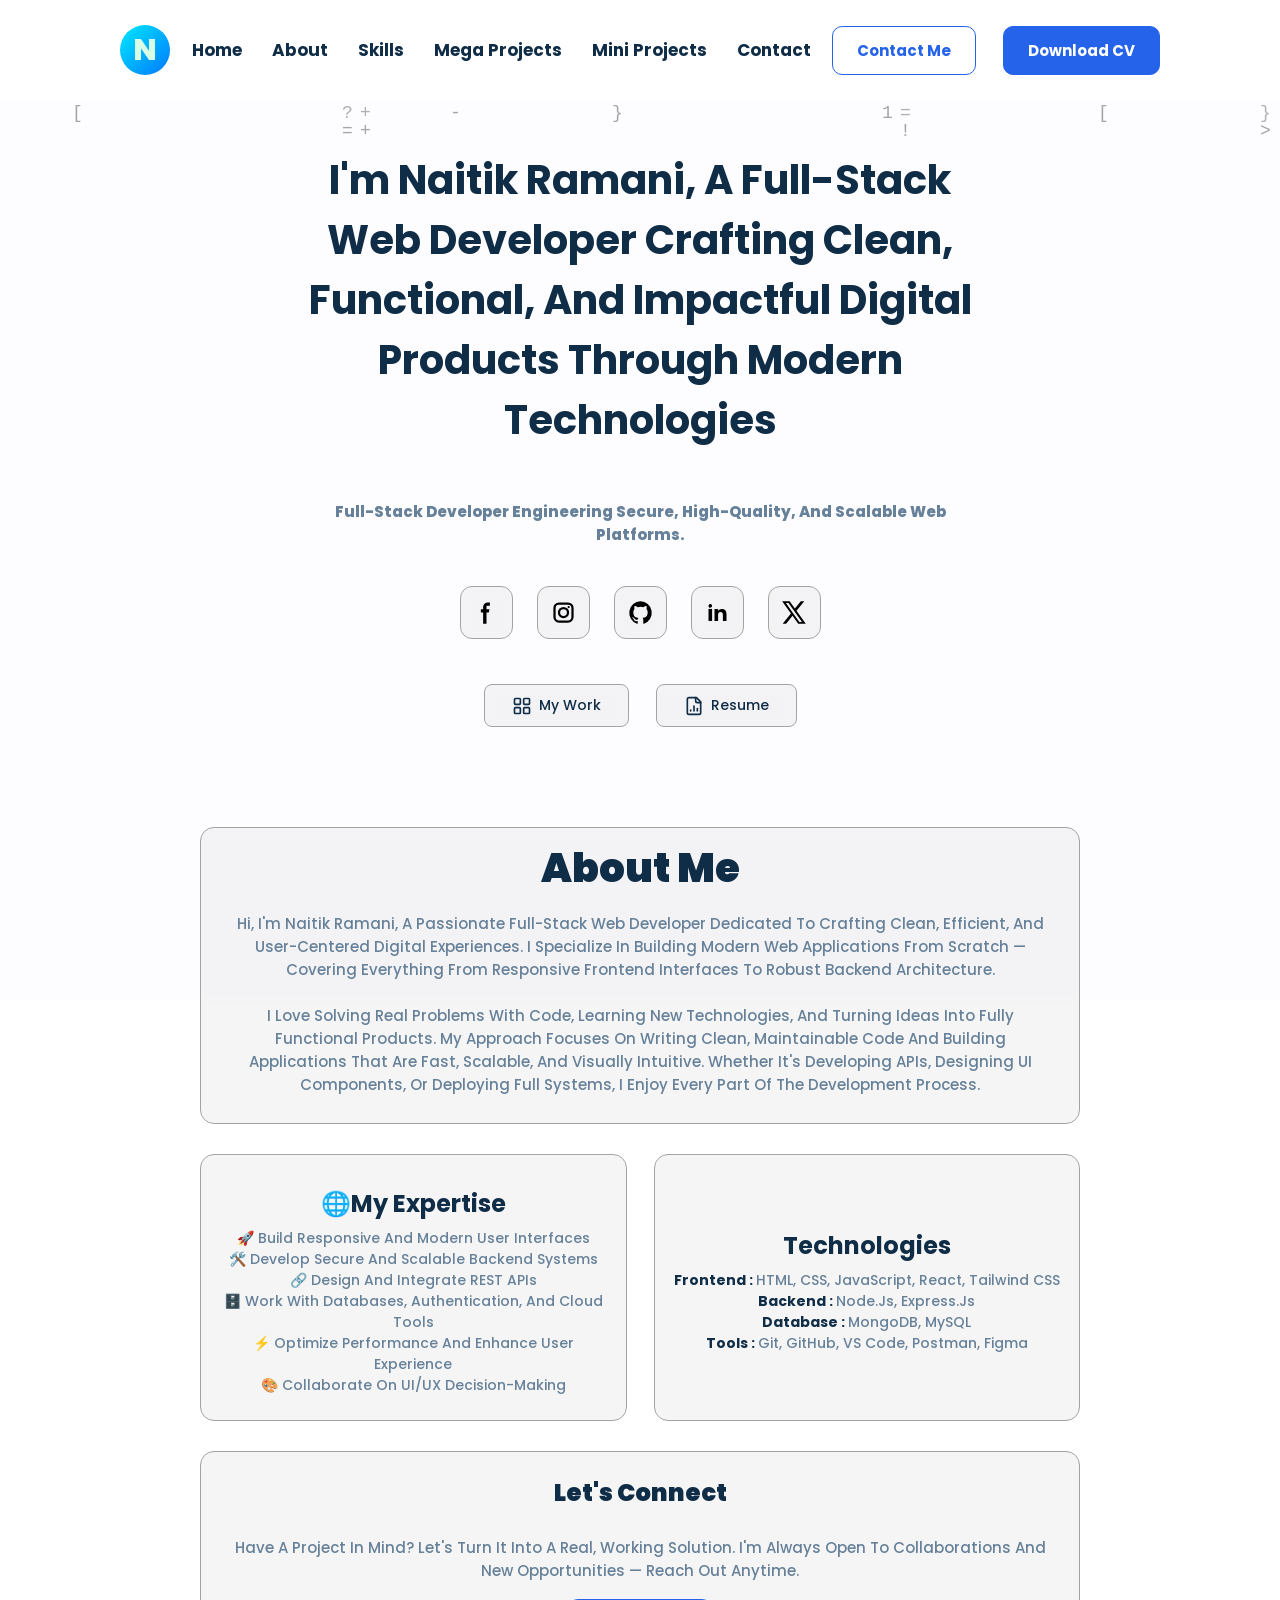
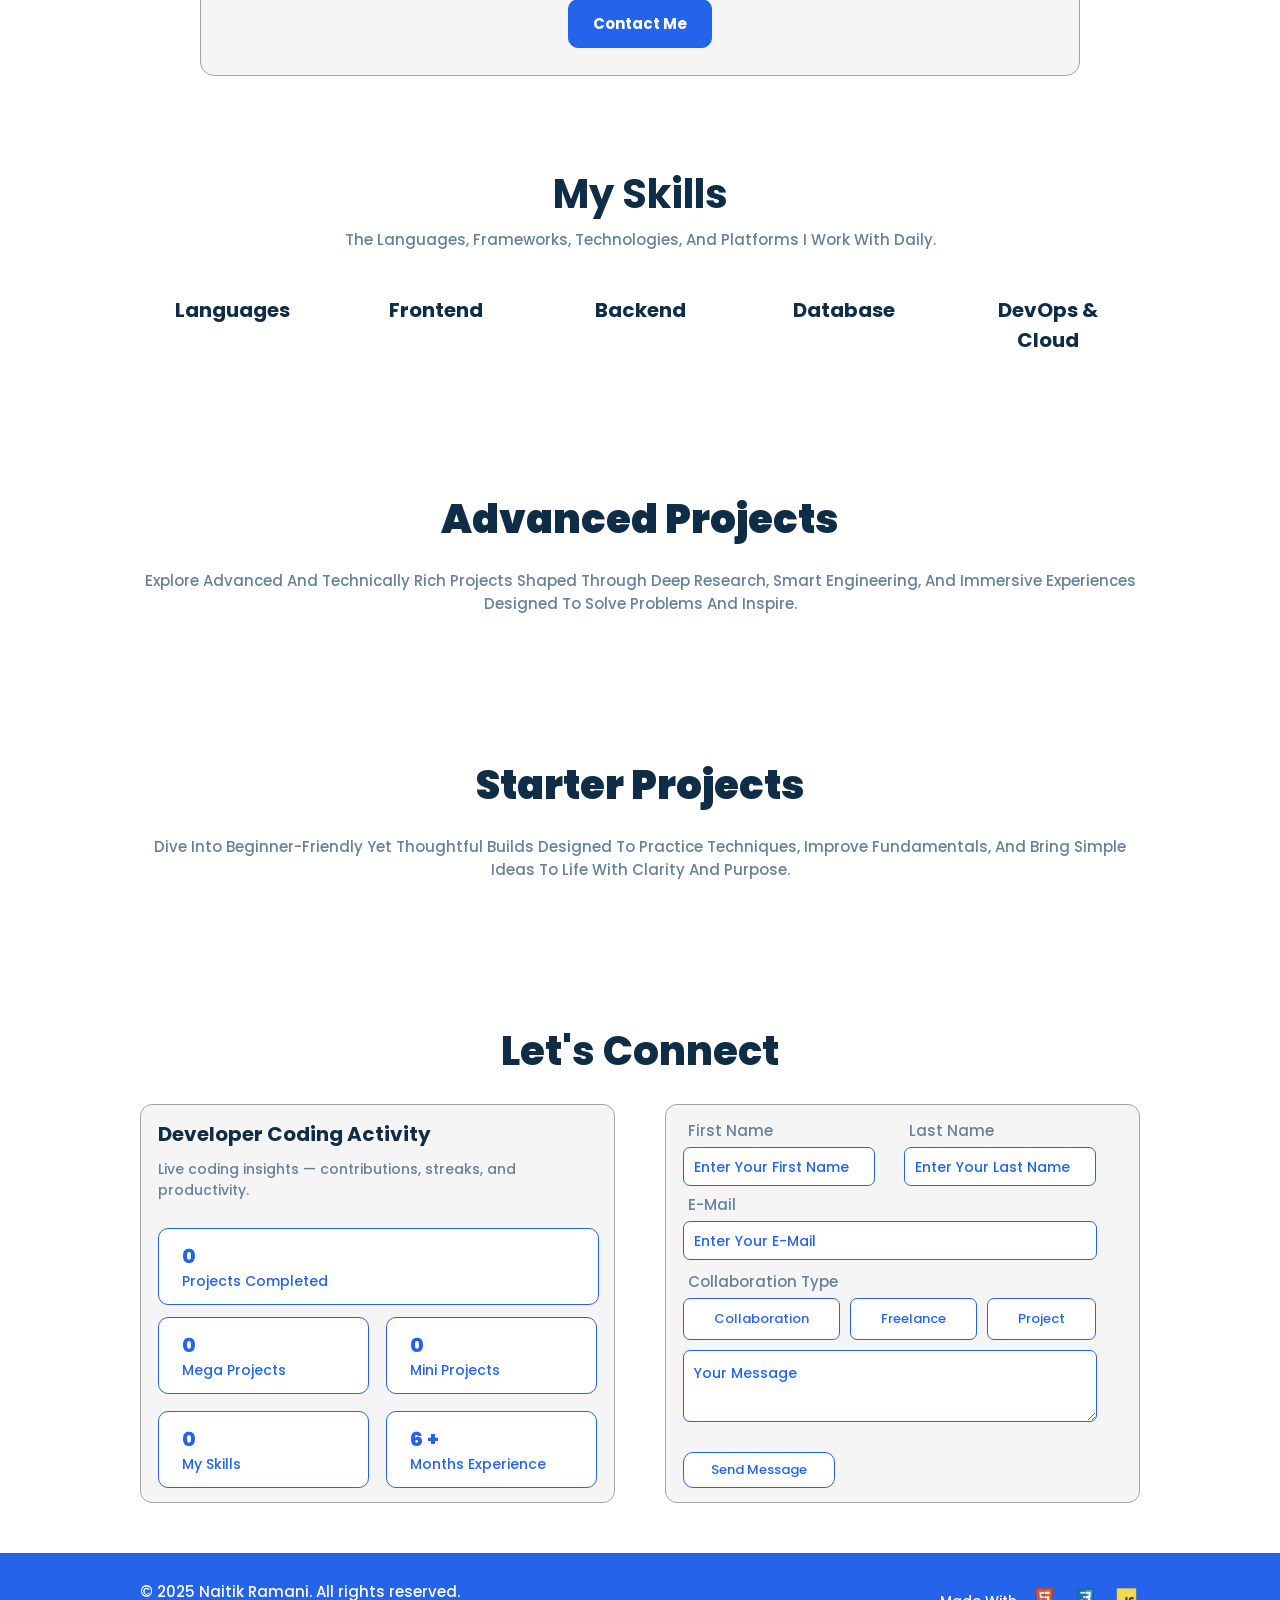
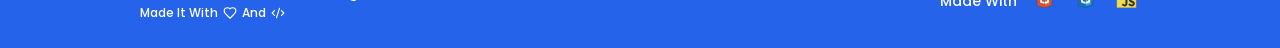
<file: 1. My Portfolio/index.html>
<!DOCTYPE html>
<html lang="en">

<head>
    <meta charset="UTF-8">
    <meta name="viewport" content="width=device-width, initial-scale=1.0">
    <title>Naitik Ramani's Portfolio</title>
    <link rel="stylesheet" href="style.css">
    <link rel="shortcut icon" href="Assets/favicon.png" type="image/x-icon">
    <link href="https://fonts.googleapis.com/css2?family=Poppins:wght@400;500;600&display=swap" rel="stylesheet">
</head>

<body>
    <canvas id="matrix"></canvas>
    <div class="portfolio-main">
        <header id="nav">
            <div class="navigation-bar-main">
                <div class="nav-logo-badge" onclick="navbarlinks('N Logo')">N</div>
                <div class="nav-link-sec">
                    <ul>
                        <li><a onclick="navbarlinks('Home')">Home</a></li>
                        <li><a onclick="navbarlinks('About')">About</a></li>
                        <li><a onclick="navbarlinks('Skills')">Skills</a></li>
                        <li><a onclick="navbarlinks('Mega Projects')"">Mega Projects</a></li>
                <li><a onclick=" navbarlinks('Mini Projects')"">Mini Projects</a></li>
                        <li><a onclick="navbarlinks('Contact')">Contact</a></li>
                    </ul>
                </div>
                <div class="nav-button-sec">
                    <button class="tooltip" onclick="navbarlinks('Contact Me')">
                        <span class="tooltip-text">Contact Me</span>
                        Contact Me
                    </button>
                    <a class="tooltip" href="CV.pdf" download="Param Patel CV">
                        <span class="tooltip-text">Download CV</span>
                        Download CV
                    </a>
                </div>
                <div class="nav-menu-btn nav-menu-tooltip-main">
                    <div class="nav-menu-logo">
                        <svg xmlns="http://www.w3.org/2000/svg" viewBox="0 0 128 128">
                            <path
                                d="M67.328 67.331h60.669V128H67.328zm-67.325 0h60.669V128H.003zM67.328 0h60.669v60.669H67.328zM.003 0h60.669v60.669H.003z" />
                        </svg>
                    </div>
                    <div class="nav-menu-tooltip-text">
                        <div class="nav-link-sec">
                            <ul>
                                <li><a onclick="navbarlinks('Home')">Home</a></li>
                                <li><a onclick="navbarlinks('About')">About</a></li>
                                <li><a onclick="navbarlinks('Skills')">Skills</a></li>
                                <li><a onclick="navbarlinks('Mega Projects')"">Mega Projects</a></li>
                        <li><a onclick=" navbarlinks('Mini Projects')"">Mini Projects</a></li>
                                <li><a onclick="navbarlinks('Contact')">Contact</a></li>
                            </ul>
                        </div>
                        <div class="nav-button-sec">
                            <button class="tooltip" onclick="navbarlinks('Contact Me')">
                                <span class="tooltip-text">Contact Me</span>
                                Contact Me
                            </button>
                            <a class="tooltip" href="CV.pdf" download="Param Patel CV">
                                <span class="tooltip-text">Download CV</span>
                                Download CV
                            </a>
                        </div>
                    </div>
                </div>
            </div>
        </header>
        <main class="main-container">
            <div id="Home" class="main-card-1 main-card Home">
                <h3 class="text-1">I'm Naitik Ramani, a Full-Stack Web Developer crafting powerful and seamless web
                    experiences from front to back.</h3>
                <p class="text-2">Full-stack developer crafting high-performance, modern, and reliable web experiences.
                </p>
                <div class="buttons-sec">
                    <button class="button tooltip" onclick="maincardlinks('Facebook')">
                        <span class="tooltip-text">Facebook</span>
                        <svg class="w-6 h-6 text-gray-800 dark:text-white" aria-hidden="true"
                            xmlns="http://www.w3.org/2000/svg" width="24" height="24" fill="currentColor"
                            viewBox="0 0 24 24">
                            <path fill-rule="evenodd"
                                d="M13.135 6H15V3h-1.865a4.147 4.147 0 0 0-4.142 4.142V9H7v3h2v9.938h3V12h2.021l.592-3H12V6.591A.6.6 0 0 1 12.592 6h.543Z"
                                clip-rule="evenodd" />
                        </svg>
                    </button>
                    <button class="button tooltip" onclick="maincardlinks('Instagram')">
                        <span class="tooltip-text">Instagram</span>
                        <svg class="w-6 h-6 text-gray-800 dark:text-white" aria-hidden="true"
                            xmlns="http://www.w3.org/2000/svg" width="24" height="24" fill="none" viewBox="0 0 24 24">
                            <path fill="currentColor" fill-rule="evenodd"
                                d="M3 8a5 5 0 0 1 5-5h8a5 5 0 0 1 5 5v8a5 5 0 0 1-5 5H8a5 5 0 0 1-5-5V8Zm5-3a3 3 0 0 0-3 3v8a3 3 0 0 0 3 3h8a3 3 0 0 0 3-3V8a3 3 0 0 0-3-3H8Zm7.597 2.214a1 1 0 0 1 1-1h.01a1 1 0 1 1 0 2h-.01a1 1 0 0 1-1-1ZM12 9a3 3 0 1 0 0 6 3 3 0 0 0 0-6Zm-5 3a5 5 0 1 1 10 0 5 5 0 0 1-10 0Z"
                                clip-rule="evenodd" />
                        </svg>
                    </button>
                    <button class="button tooltip" onclick="maincardlinks('Github')">
                        <span class="tooltip-text">Github</span>
                        <svg class="w-6 h-6 text-gray-800 dark:text-white" aria-hidden="true"
                            xmlns="http://www.w3.org/2000/svg" width="24" height="24" fill="currentColor"
                            viewBox="0 0 24 24">
                            <path fill-rule="evenodd"
                                d="M12.006 2a9.847 9.847 0 0 0-6.484 2.44 10.32 10.32 0 0 0-3.393 6.17 10.48 10.48 0 0 0 1.317 6.955 10.045 10.045 0 0 0 5.4 4.418c.504.095.683-.223.683-.494 0-.245-.01-1.052-.014-1.908-2.78.62-3.366-1.21-3.366-1.21a2.711 2.711 0 0 0-1.11-1.5c-.907-.637.07-.621.07-.621.317.044.62.163.885.346.266.183.487.426.647.71.135.253.318.476.538.655a2.079 2.079 0 0 0 2.37.196c.045-.52.27-1.006.635-1.37-2.219-.259-4.554-1.138-4.554-5.07a4.022 4.022 0 0 1 1.031-2.75 3.77 3.77 0 0 1 .096-2.713s.839-.275 2.749 1.05a9.26 9.26 0 0 1 5.004 0c1.906-1.325 2.74-1.05 2.74-1.05.37.858.406 1.828.101 2.713a4.017 4.017 0 0 1 1.029 2.75c0 3.939-2.339 4.805-4.564 5.058a2.471 2.471 0 0 1 .679 1.897c0 1.372-.012 2.477-.012 2.814 0 .272.18.592.687.492a10.05 10.05 0 0 0 5.388-4.421 10.473 10.473 0 0 0 1.313-6.948 10.32 10.32 0 0 0-3.39-6.165A9.847 9.847 0 0 0 12.007 2Z"
                                clip-rule="evenodd" />
                        </svg>
                    </button>
                    <button class="button tooltip" onclick="maincardlinks('Linked In')">
                        <span class="tooltip-text">Linked In</span>
                        <svg class="w-6 h-6 text-gray-800 dark:text-white" aria-hidden="true"
                            xmlns="http://www.w3.org/2000/svg" width="24" height="24" fill="currentColor"
                            viewBox="0 0 24 24">
                            <path fill-rule="evenodd"
                                d="M12.51 8.796v1.697a3.738 3.738 0 0 1 3.288-1.684c3.455 0 4.202 2.16 4.202 4.97V19.5h-3.2v-5.072c0-1.21-.244-2.766-2.128-2.766-1.827 0-2.139 1.317-2.139 2.676V19.5h-3.19V8.796h3.168ZM7.2 6.106a1.61 1.61 0 0 1-.988 1.483 1.595 1.595 0 0 1-1.743-.348A1.607 1.607 0 0 1 5.6 4.5a1.601 1.601 0 0 1 1.6 1.606Z"
                                clip-rule="evenodd" />
                            <path d="M7.2 8.809H4V19.5h3.2V8.809Z" />
                        </svg>
                    </button>
                    <button class="button tooltip" onclick="maincardlinks('X')">
                        <span class="tooltip-text">Twitter X</span>
                        <svg class="w-6 h-6 text-gray-800 dark:text-white" aria-hidden="true"
                            xmlns="http://www.w3.org/2000/svg" width="24" height="24" fill="currentColor"
                            viewBox="0 0 24 24">
                            <path
                                d="M13.795 10.533 20.68 2h-3.073l-5.255 6.517L7.69 2H1l7.806 10.91L1.47 22h3.074l5.705-7.07L15.31 22H22l-8.205-11.467Zm-2.38 2.95L9.97 11.464 4.36 3.627h2.31l4.528 6.317 1.443 2.02 6.018 8.409h-2.31l-4.934-6.89Z" />
                        </svg>
                    </button>
                </div>
                <div class="link-buttons-sec">
                    <button class="link-button tooltip" onclick="maincardlinks('My Work')">
                        <span class="tooltip-text">My Work</span>
                        <svg xmlns="http://www.w3.org/2000/svg" width="20" height="20" viewBox="0 0 24 24" fill="none"
                            stroke="#ffffff" stroke-width="2" stroke-linecap="round" stroke-linejoin="round">
                            <rect width="7" height="7" x="3" y="3" rx="1" transform-origin="6.5px 6.5px"
                                style="transform: none; transform-origin: 6.5px 6.5px;"></rect>
                            <rect width="7" height="7" x="14" y="3" rx="1" transform-origin="17.5px 6.5px"
                                style="transform: none; transform-origin: 17.5px 6.5px;"></rect>
                            <rect width="7" height="7" x="14" y="14" rx="1" transform-origin="17.5px 17.5px"
                                style="transform: none; transform-origin: 17.5px 17.5px;"></rect>
                            <rect width="7" height="7" x="3" y="14" rx="1" transform-origin="6.5px 17.5px"
                                style="transform: none; transform-origin: 6.5px 17.5px;"></rect>
                        </svg>
                        My Work
                    </button>
                    <button class="link-button tooltip" onclick="maincardlinks('Resume')">
                        <span class="tooltip-text">Resume</span>
                        <svg xmlns="http://www.w3.org/2000/svg" width="20" height="20" viewBox="0 0 24 24" fill="none"
                            stroke="#ffffff" stroke-width="2" stroke-linecap="round" stroke-linejoin="round">
                            <path d="M15 2H6a2 2 0 0 0-2 2v16a2 2 0 0 0 2 2h12a2 2 0 0 0 2-2V7Z" opacity="1"
                                pathLength="1" stroke-dashoffset="0px" stroke-dasharray="1px 1px"></path>
                            <path d="M14 2v4a2 2 0 0 0 2 2h4" opacity="1" pathLength="1" stroke-dashoffset="0px"
                                stroke-dasharray="1px 1px"></path>
                            <path d="M8 18v-1" opacity="1" pathLength="1" stroke-dashoffset="0px"
                                stroke-dasharray="1px 1px"></path>
                            <path d="M12 18v-6" opacity="1" pathLength="1" stroke-dashoffset="0px"
                                stroke-dasharray="1px 1px"></path>
                            <path d="M16 18v-3" opacity="1" pathLength="1" stroke-dashoffset="0px"
                                stroke-dasharray="1px 1px"></path>
                        </svg>
                        Resume
                    </button>
                </div>
            </div>
            <div id="About" class="main-card-2 main-card About">
                <div class="about-me-card-main">
                    <h1>About Me</h1>
                    <div>
                        <p>Hi, I'm Naitik Ramani, a passionate Full-Stack Web Developer dedicated to crafting clean,
                            efficient, and user-centered digital experiences. I specialize in building modern web
                            applications from scratch — covering everything from responsive frontend interfaces to
                            robust
                            backend architecture.</p>
                        <p>I love solving real problems with code, learning new technologies, and turning ideas into
                            fully
                            functional products. My approach focuses on writing clean, maintainable code and building
                            applications that are fast, scalable, and visually intuitive. Whether it's developing APIs,
                            designing UI components, or deploying full systems, I enjoy every part of the development
                            process.</p>
                    </div>
                </div>
                <div class="about-me-card-sec">
                    <div class="about-me-card">
                        <h2>🌐My Expertise</h2>
                        <div>
                            <p>🚀 Build responsive and modern user interfaces</p>
                            <p>🛠️ Develop secure and scalable backend systems</p>
                            <p>🔗 Design and integrate REST APIs</p>
                            <p>🗄️ Work with databases, authentication, and cloud tools</p>
                            <p>⚡ Optimize performance and enhance user experience</p>
                            <p>🎨 Collaborate on UI/UX decision-making</p>
                        </div>
                    </div>
                    <div class="about-me-card">
                        <h2>Technologies</h2>
                        <div>
                            <p><strong>Frontend : </strong>HTML, CSS, JavaScript, React, Tailwind CSS</p>
                            <p><strong>Backend : </strong>Node.js, Express.js</p>
                            <p><strong>Database : </strong>MongoDB, MySQL</p>
                            <p><strong>Tools : </strong>Git, GitHub, VS Code, Postman, Figma</p>
                        </div>
                    </div>
                </div>
                <div class="about-me-lets-connect-card">
                    <h2>Let's Connect</h2>
                    <p>Have a project in mind? Let's turn it into a real, working solution. I'm always open to
                        collaborations and new opportunities — reach out anytime.</p>
                    <button class="tooltip" onclick="maincardlinks('Contact')">
                        <span class="tooltip-text">Contact Me</span>
                        Contact Me
                    </button>
                </div>
            </div>
            <div id="Skills" class="main-card-3 main-card Skills Technologies">
                <h1 class="text-3">My Skills</h1>
                <p class="text-4">The languages, frameworks, technologies, and platforms I work with daily.</p>
                <div class="technologies-main-card-sec">
                    <div class="technologies-card-sec">
                        <h3 class="text-5">Languages</h3>
                        <div class="technologies-card-col technologies-languages-card"></div>
                    </div>
                    <div class="technologies-card-sec">
                        <h3 class="text-5">Frontend</h3>
                        <div class="technologies-card-col technologies-frontend-card"></div>
                    </div>
                    <div class="technologies-card-sec">
                        <h3 class="text-5">Backend</h3>
                        <div class="technologies-card-col technologies-backend-card"></div>
                    </div>
                    <div class="technologies-card-sec">
                        <h3 class="text-5">Database</h3>
                        <div class="technologies-card-col technologies-database-card"></div>
                    </div>
                    <div class="technologies-card-sec">
                        <h3 class="text-5">DevOps & Cloud</h3>
                        <div class="technologies-card-col technologies-devops-cloud-card"></div>
                    </div>
                </div>
            </div>
            <div id="Mega-Projects" class="main-card-4 main-card Mega-Projects">
                <h1 class="text-7">Mega Projects</h1>
                <p class="text-8">Explore transformative, high-impact projects designed with depth and purpose. These
                    mega works combine advanced technologies, strategic thinking, and immersive experiences to push
                    boundaries and deliver meaningful results.</p>
                <div class="mega-projects-card-sec"></div>
            </div>
            <div id="Mini-Projects" class="main-card-5 main-card Mini-Projects">
                <h1 class="text-9">Mini Projects</h1>
                <p class="text-10">Dive into a collection of compact, creative builds that highlight experimentation and
                    skill. Each mini project brings ideas to life through clean logic, smart features, and hands-on
                    innovation.</p>
                <div class="mini-projects-card-sec"></div>
            </div>
            <div id="Contact" class="main-card-6 main-card Contact">
                <h1 class="text-11">Let's Connect</h1>
                <div class="connect-card-main">
                    <div class="connect-developer-stats">
                        <h3 class="text-12">Developer Coding Activity</h3>
                        <p class="text-13">Live coding insights — contributions, streaks, and productivity.</p>
                        <div class="developer-stats-project-card">
                            <h3>50</h3>
                            <p>Projects Completed</p>
                        </div>
                        <div class="developer-stats-cards-main">
                            <div class="developer-stats-card">
                                <h3>25</h3>
                                <p>Mega Projects</p>
                            </div>
                            <div class="developer-stats-card">
                                <h3>25</h3>
                                <p>Mini Projects</p>
                            </div>
                            <div class="developer-stats-card">
                                <h3>15</h3>
                                <p>My Skills</p>
                            </div>
                            <div class="developer-stats-card">
                                <h3>6 +</h3>
                                <p>Months Experience</p>
                            </div>
                        </div>
                    </div>
                    <form class="connect-contact">
                        <div class="contact-us-form">
                            <div class="name">
                                <div>
                                    <label>First Name</label>
                                    <input type="text" placeholder="Enter Your First Name" required>
                                </div>
                                <div>
                                    <label>Last Name</label>
                                    <input type="text" placeholder="Enter Your Last Name" required>
                                </div>
                            </div>
                            <div class="email">
                                <label>E-Mail</label>
                                <input type="email" placeholder="Enter Your E-Mail" required>
                            </div>
                            <div class="collab-type">
                                <label>Collaboration Type</label>
                                <div>
                                    <button class="tooltip">
                                        <span class="tooltip-text">Collaboration</span>
                                        Collaboration
                                    </button>
                                    <button class="tooltip">
                                        <span class="tooltip-text">Freelance</span>
                                        Freelance
                                    </button>
                                    <button class="tooltip">
                                        <span class="tooltip-text">Project</span>
                                        Project
                                    </button>
                                </div>
                            </div>
                            <div class="message">
                                <textarea placeholder="Your Message"></textarea>
                            </div>
                        </div>
                        <button type="submit" class="send-message tooltip">
                            <span class="tooltip-text">Send Message</span>
                            Send Message
                        </button>
                    </form>
                </div>
            </div>
        </main>
        <footer class="footer">
            <div class="footer-bar-main">
                <div class="footer-bar-rights">
                    <p>© 2025 Naitik Ramani. All rights reserved.</p>
                    <p>
                        Made It With
                        <svg xmlns="http://www.w3.org/2000/svg" width="24" height="24" viewBox="0 0 24 24" fill="none"
                            stroke="currentColor" stroke-width="2" stroke-linecap="round" stroke-linejoin="round"
                            class="lucide lucide-heart inline w-3 h-3 text-red-500">
                            <path
                                d="M19 14c1.49-1.46 3-3.21 3-5.5A5.5 5.5 0 0 0 16.5 3c-1.76 0-3 .5-4.5 2-1.5-1.5-2.74-2-4.5-2A5.5 5.5 0 0 0 2 8.5c0 2.3 1.5 4.05 3 5.5l7 7Z">
                            </path>
                        </svg>
                        And
                        <svg xmlns="http://www.w3.org/2000/svg" width="24" height="24" viewBox="0 0 24 24" fill="none"
                            stroke="currentColor" stroke-width="2" stroke-linecap="round" stroke-linejoin="round"
                            class="lucide lucide-code-xml inline w-3 h-3 text-blue-500">
                            <path d="m18 16 4-4-4-4"></path>
                            <path d="m6 8-4 4 4 4"></path>
                            <path d="m14.5 4-5 16"></path>
                        </svg>
                    </p>
                </div>
                <div class="footer-bar-languages">
                    <p>Made With</p>
                    <p>
                        <svg xmlns="http://www.w3.org/2000/svg" viewBox="0 0 128 128">
                            <path fill="#E44D26"
                                d="M19.037 113.876L9.032 1.661h109.936l-10.016 112.198-45.019 12.48z" />
                            <path fill="#F16529" d="M64 116.8l36.378-10.086 8.559-95.878H64z" />
                            <path fill="#EBEBEB"
                                d="M64 52.455H45.788L44.53 38.361H64V24.599H29.489l.33 3.692 3.382 37.927H64zm0 35.743l-.061.017-15.327-4.14-.979-10.975H33.816l1.928 21.609 28.193 7.826.063-.017z" />
                            <path fill="#fff"
                                d="M63.952 52.455v13.763h16.947l-1.597 17.849-15.35 4.143v14.319l28.215-7.82.207-2.325 3.234-36.233.335-3.696h-3.708zm0-27.856v13.762h33.244l.276-3.092.628-6.978.329-3.692z" />
                        </svg>
                    </p>
                    <p>
                        <svg xmlns="http://www.w3.org/2000/svg" viewBox="0 0 128 128">
                            <path fill="#1572B6"
                                d="M18.814 114.123L8.76 1.352h110.48l-10.064 112.754-45.243 12.543-45.119-12.526z" />
                            <path fill="#33A9DC" d="M64.001 117.062l36.559-10.136 8.601-96.354h-45.16v106.49z" />
                            <path fill="#fff"
                                d="M64.001 51.429h18.302l1.264-14.163H64.001V23.435h34.682l-.332 3.711-3.4 38.114h-30.95V51.429z" />
                            <path fill="#EBEBEB"
                                d="M64.083 87.349l-.061.018-15.403-4.159-.985-11.031H33.752l1.937 21.717 28.331 7.863.063-.018v-14.39z" />
                            <path fill="#fff"
                                d="M81.127 64.675l-1.666 18.522-15.426 4.164v14.39l28.354-7.858.208-2.337 2.406-26.881H81.127z" />
                            <path fill="#EBEBEB"
                                d="M64.048 23.435v13.831H30.64l-.277-3.108-.63-7.012-.331-3.711h34.646zm-.047 27.996v13.831H48.792l-.277-3.108-.631-7.012-.33-3.711h16.447z" />
                        </svg>
                    </p>
                    <p>
                        <svg xmlns="http://www.w3.org/2000/svg" viewBox="0 0 128 128">
                            <path fill="#F0DB4F" d="M1.408 1.408h125.184v125.185H1.408z" />
                            <path fill="#323330"
                                d="M116.347 96.736c-.917-5.711-4.641-10.508-15.672-14.981-3.832-1.761-8.104-3.022-9.377-5.926-.452-1.69-.512-2.642-.226-3.665.821-3.32 4.784-4.355 7.925-3.403 2.023.678 3.938 2.237 5.093 4.724 5.402-3.498 5.391-3.475 9.163-5.879-1.381-2.141-2.118-3.129-3.022-4.045-3.249-3.629-7.676-5.498-14.756-5.355l-3.688.477c-3.534.893-6.902 2.748-8.877 5.235-5.926 6.724-4.236 18.492 2.975 23.335 7.104 5.332 17.54 6.545 18.873 11.531 1.297 6.104-4.486 8.08-10.234 7.378-4.236-.881-6.592-3.034-9.139-6.949-4.688 2.713-4.688 2.713-9.508 5.485 1.143 2.499 2.344 3.63 4.26 5.795 9.068 9.198 31.76 8.746 35.83-5.176.165-.478 1.261-3.666.38-8.581zM69.462 58.943H57.753l-.048 30.272c0 6.438.333 12.34-.714 14.149-1.713 3.558-6.152 3.117-8.175 2.427-2.059-1.012-3.106-2.451-4.319-4.485-.333-.584-.583-1.036-.667-1.071l-9.52 5.83c1.583 3.249 3.915 6.069 6.902 7.901 4.462 2.678 10.459 3.499 16.731 2.059 4.082-1.189 7.604-3.652 9.448-7.401 2.666-4.915 2.094-10.864 2.07-17.444.06-10.735.001-21.468.001-32.237z" />
                        </svg>
                    </p>
                </div>
            </div>
        </footer>
    </div>

    <script src="canvas.js"></script>
    <script type="module" src="script.js"></script>
</body>

</html>
</file>
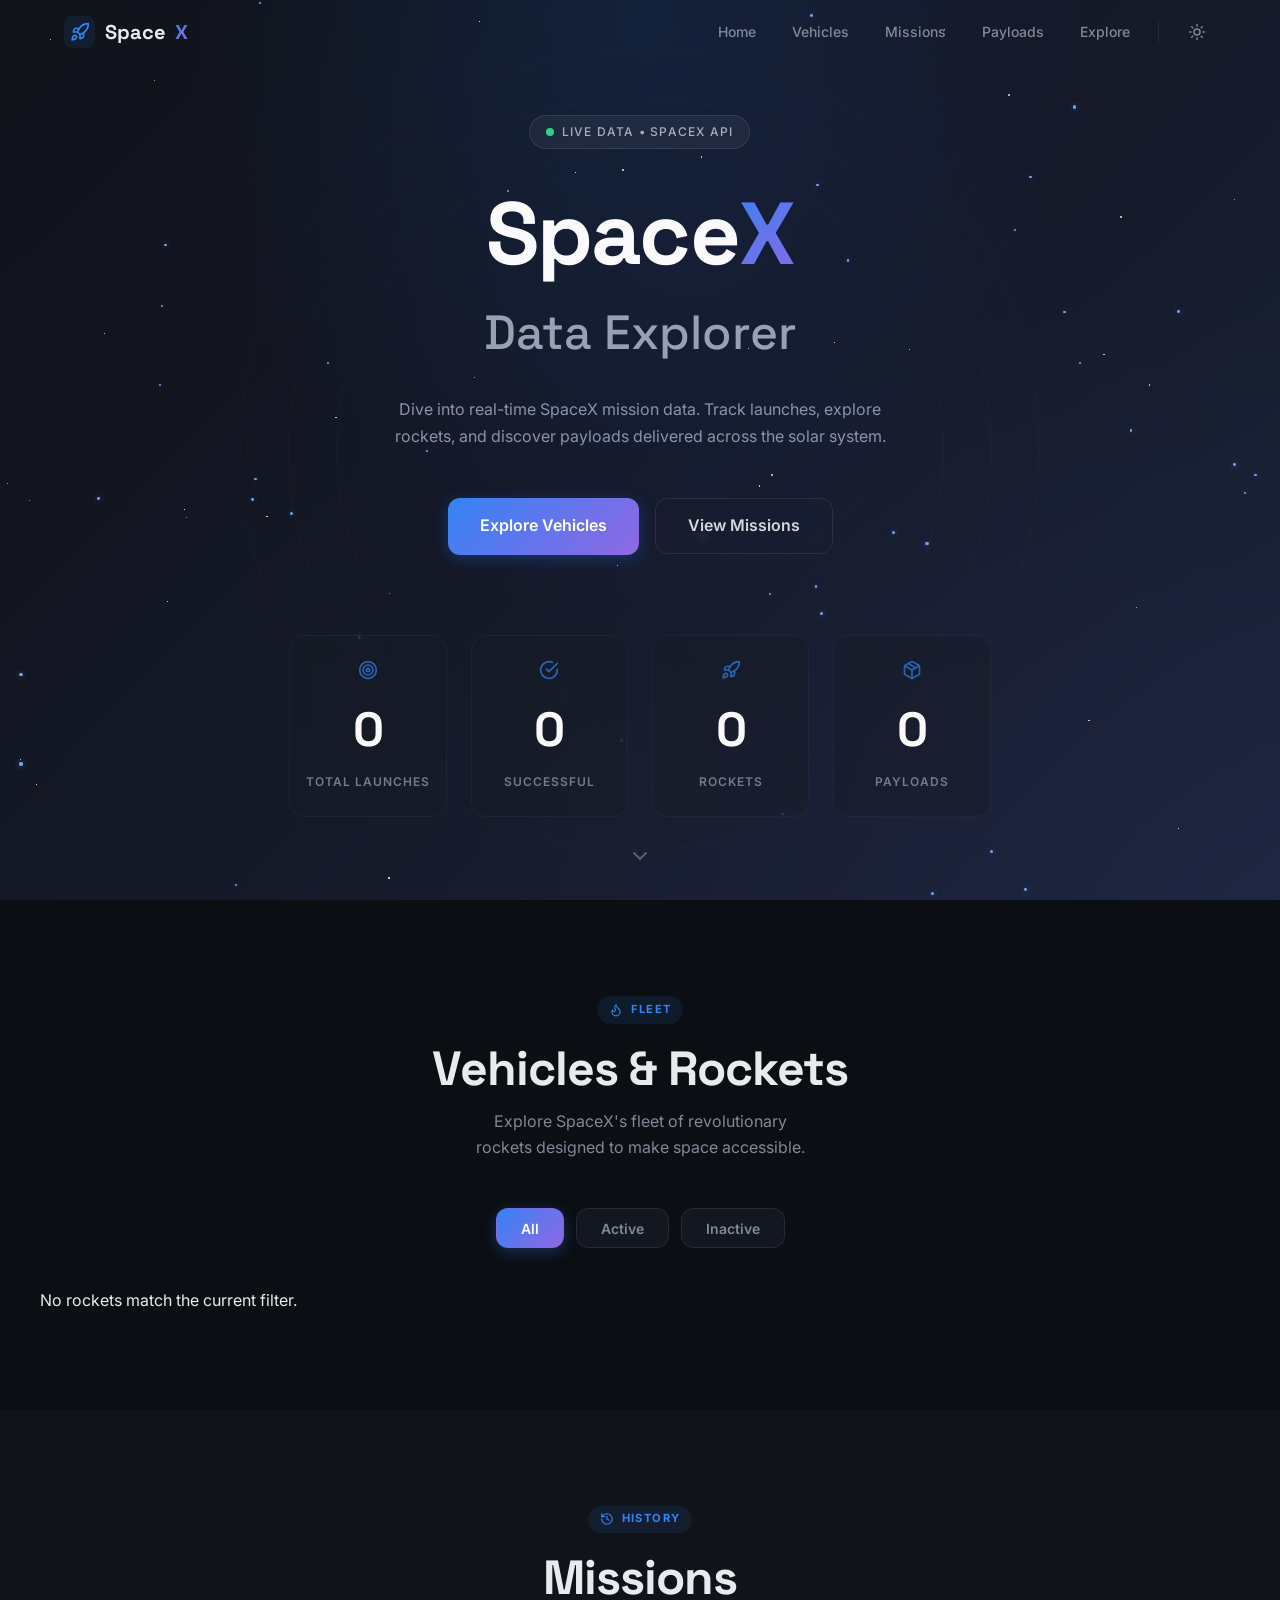
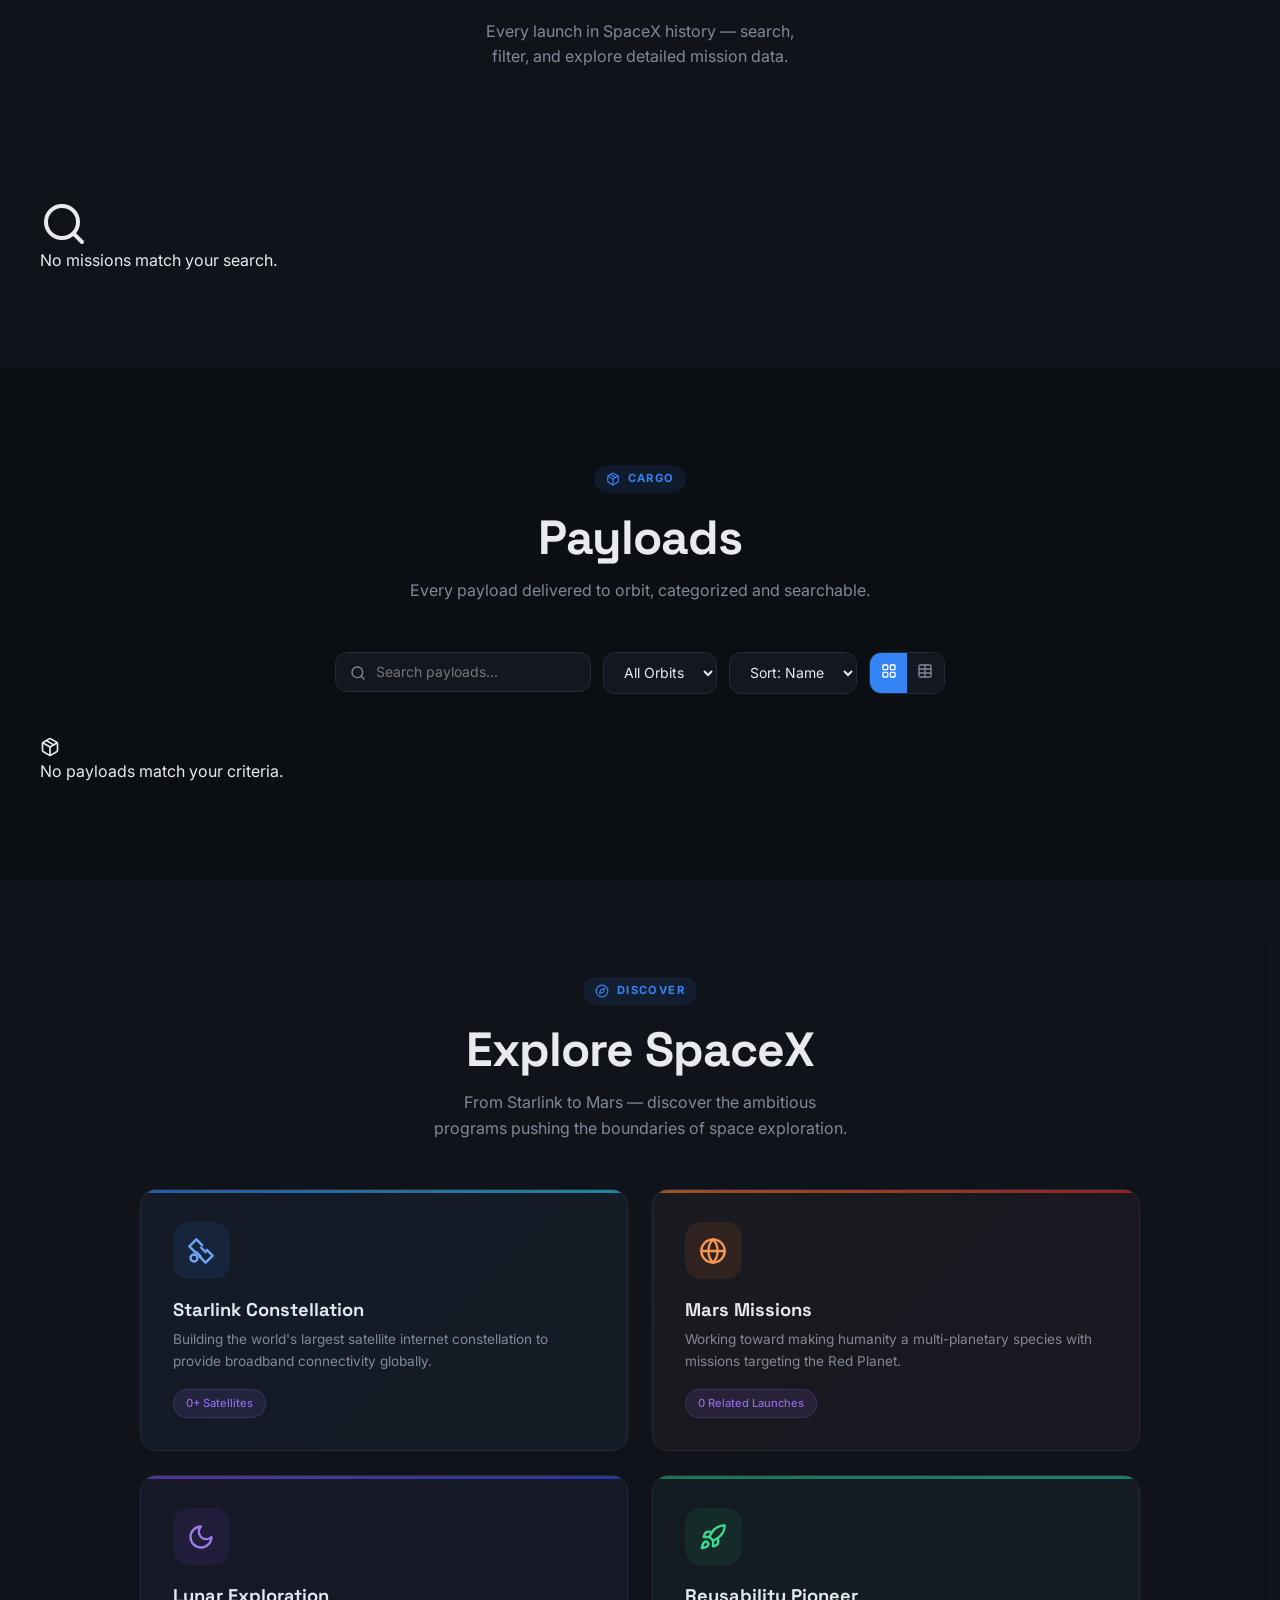
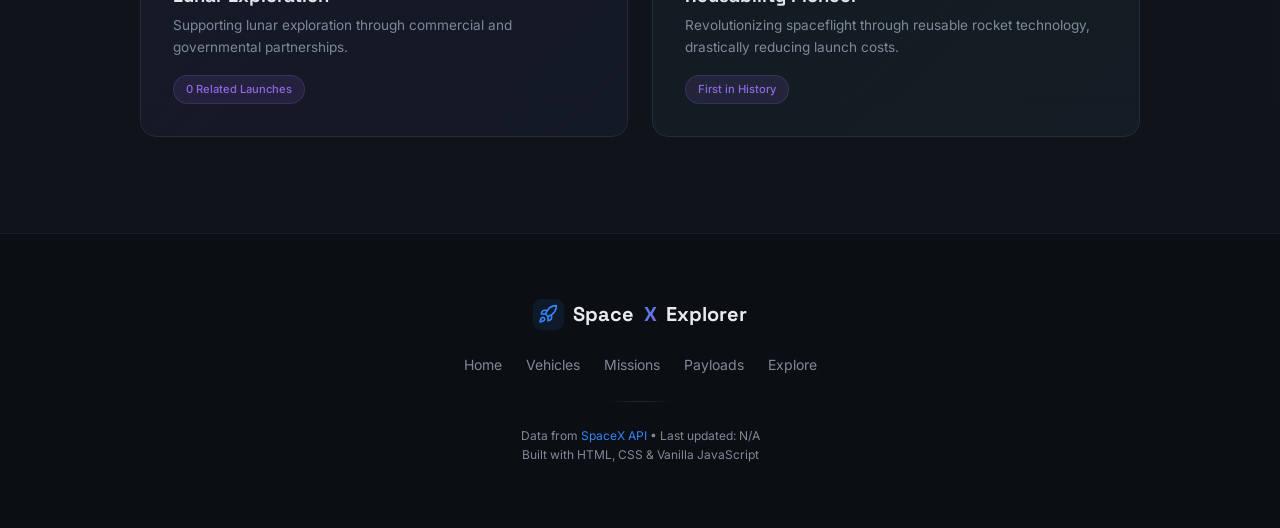
<file: 2. SpaceX Master/index.html>
<!DOCTYPE html>
<html lang="en">

<head>
    <meta charset="UTF-8">
    <meta name="viewport" content="width=device-width, initial-scale=1.0">
    <title>SpaceX Data Explorer</title>
    <meta name="description"
        content="Explore real-time SpaceX launches, rockets, payloads, and missions with a premium interactive dashboard.">
    <link rel="preconnect" href="https://fonts.googleapis.com">
    <link rel="stylesheet" href="style.css">
    <link rel="shortcut icon" href="Assets/favicon.ico" type="image/x-icon">
    <link
        href="https://fonts.googleapis.com/css2?family=Space+Grotesk:wght@300;400;500;600;700&family=Inter:wght@300;400;500;600;700&display=swap"
        rel="stylesheet">
</head>

<body>
    <div id="scroll-progress"></div>
    <nav id="navbar" class="navbar"></nav>
    <main id="app"></main>
    <button id="scroll-top" class="scroll-top" aria-label="Scroll to top">
        <svg width="20" height="20" viewBox="0 0 24 24">
            <path d="M18 15l-6-6-6 6" />
        </svg>
    </button>
    <div id="modal-overlay" class="modal-overlay"></div>

    <script src="script.js"></script>
</body>

</html>
</file>
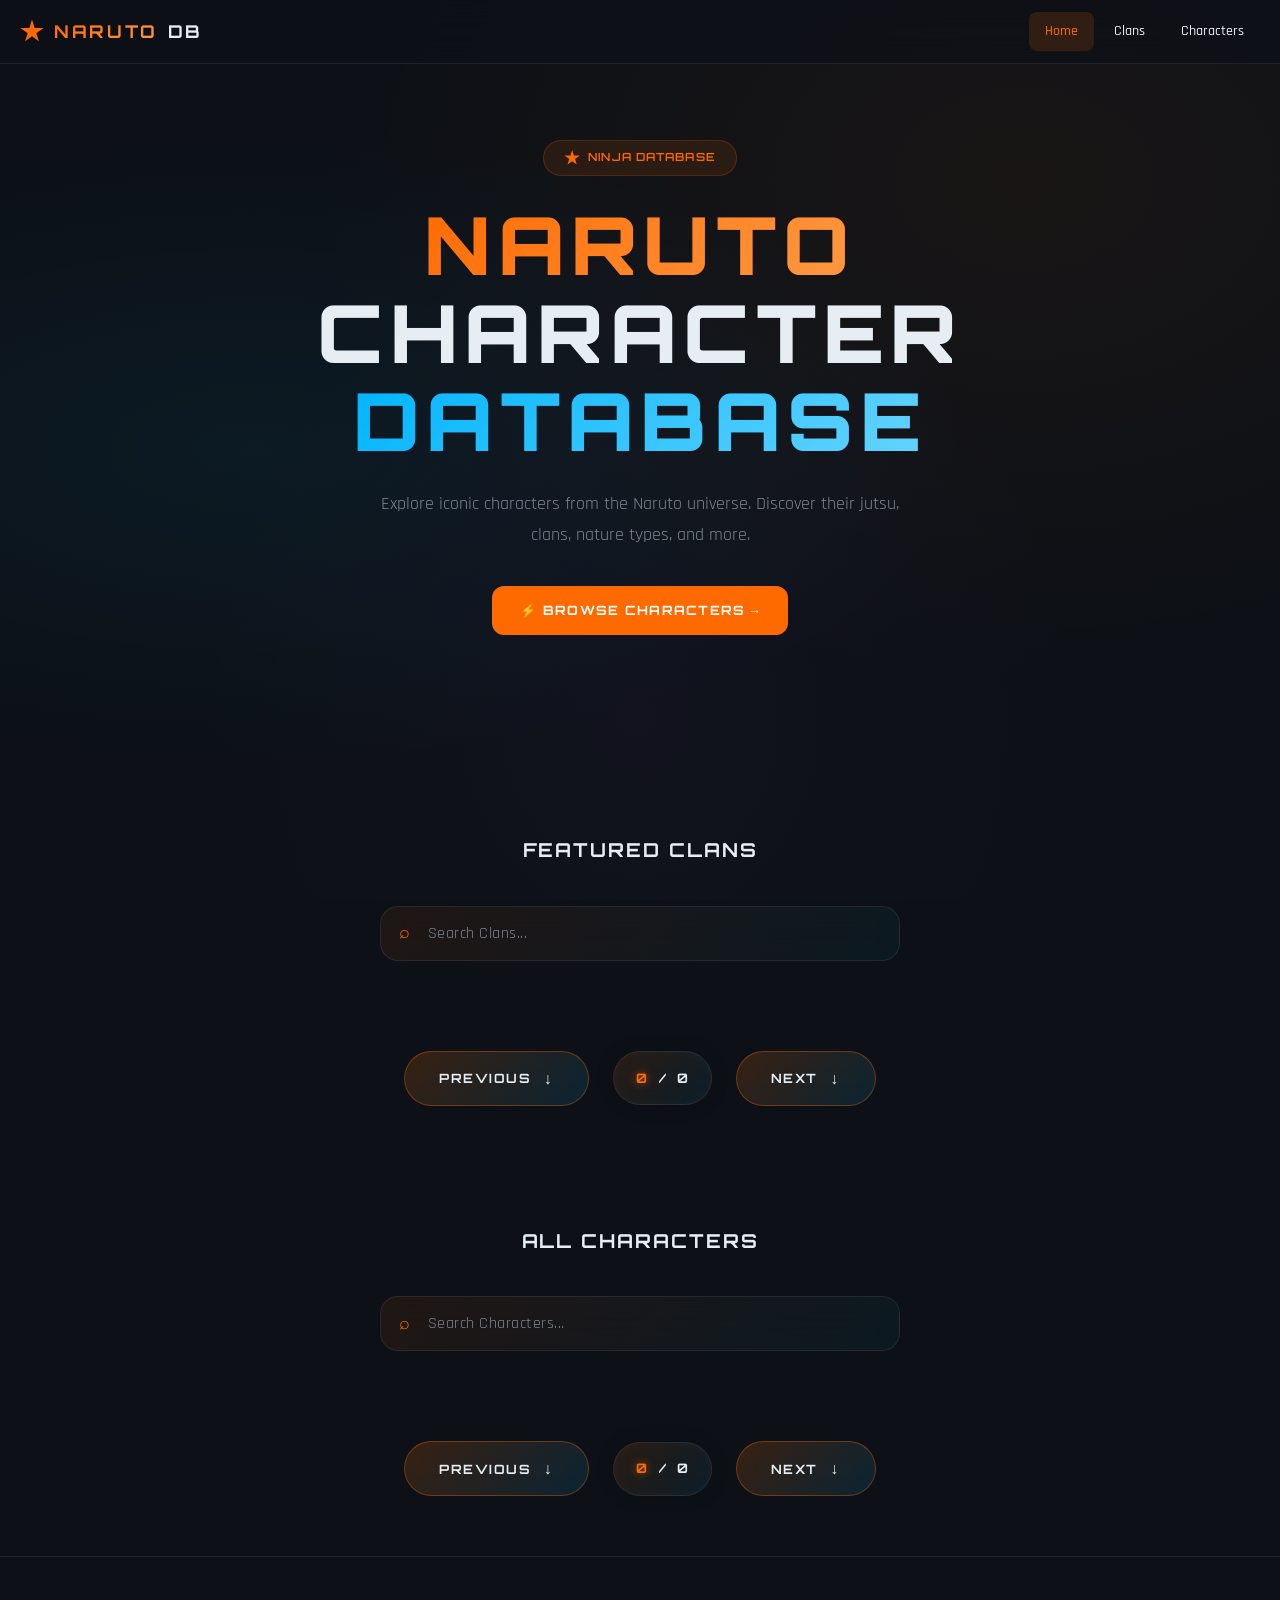
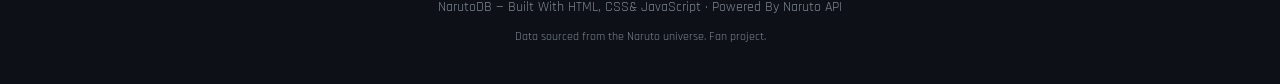
<file: 3. NarutoDB API Master/index.html>
<!DOCTYPE html>
<html lang="en">

<head>
    <meta charset="UTF-8">
    <meta name="viewport" content="width=device-width, initial-scale=1.0">
    <title>NarutoDB - Naruto Character Database</title>
    <meta name="description"
        content="Explore iconic characters from the Naruto universe. Discover their jutsu, clans, nature types, and more." />
    <link rel="stylesheet" href="style.css">
    <link rel="shortcut icon" href="Assets/favicon.ico" type="image/x-icon">
    <link rel="preconnect" href="https://fonts.googleapis.com" />
    <link rel="preconnect" href="https://fonts.gstatic.com" crossorigin />
    <link
        href="https://fonts.googleapis.com/css2?family=Orbitron:wght@400;500;600;700;800;900&family=Rajdhani:wght@300;400;500;600;700&display=swap"
        rel="stylesheet" />
</head>

<body>
    <nav class="navbar">
        <div class="container">
            <a href="#" class="logo">
                <div class="logo-icon"></div>
                <span class="text-gradient-orange">NARUTO</span><span>DB</span>
            </a>
            <div class="nav-links">
                <a href="#" class="active">Home</a>
                <a href="#clans">Clans</a>
                <a href="#characters">Characters</a>
            </div>
        </div>
    </nav>
    <section class="hero">
        <div class="hero-badge">
            <div class="logo-icon" style="width:16px;height:16px;"></div>
            Ninja Database
        </div>
        <h1>
            <span class="text-gradient-orange">NARUTO</span><br />
            CHARACTER<br />
            <span class="text-gradient-blue">DATABASE</span>
        </h1>
        <p>Explore iconic characters from the Naruto universe. Discover their jutsu, clans, nature types, and more.</p>
        <div class="hero-buttons">
            <a href="#characters" class="btn-primary">⚡ Browse Characters →</a>
        </div>
        <div class="stats js-hero-stats"></div>
    </section>
    <section class="section js-clans-section" id="clans">
        <div class="container">
            <h2 class="section-title">Featured Clans</h2>
            <div class="search-box">
                <span class="search-icon">⌕</span>
                <input type="text" class="search-input js-search-clans" placeholder="Search Clans..." />
            </div>
            <div class="clan-grid js-featured-clans-grid"></div>
            <div class="show-more-wrap">
                <button class="show-more-btn js-show-prev js-show-prev-clans">
                    <span>Previous</span>
                    <span class="arrow">↓</span>
                </button>
                <div class="page-number">
                    <span class="active-page js-clans-active-page">0</span>
                    <span>/</span>
                    <span class="total-pages js-clans-totalPages">0</span>
                </div>
                <button class="show-more-btn js-show-next js-show-next-clans">
                    <span>Next</span>
                    <span class="arrow">↓</span>
                </button>
            </div>
        </div>
    </section>
    <section class="section js-characters-section" id="characters">
        <div class="container">
            <h2 class="section-title">All Characters</h2>
            <div class="search-box">
                <span class="search-icon">⌕</span>
                <input type="text" class="search-input js-search-characters" placeholder="Search Characters..." />
            </div>
            <div class="char-grid js-all-characters-grid"></div>
            <div class="show-more-wrap">
                <button class="show-more-btn js-show-prev js-show-prev-characters">
                    <span>Previous</span>
                    <span class="arrow">↓</span>
                </button>
                <div class="page-number">
                    <span class="active-page js-characters-active-page">0</span>
                    <span>/</span>
                    <span class="total-pages js-characters-totalPages">0</span>
                </div>
                <button class="show-more-btn js-show-next js-show-next-characters">
                    <span>Next</span>
                    <span class="arrow">↓</span>
                </button>
            </div>
        </div>
    </section>
    <section class="js-all-characters-details"></section>
    <footer class="footer">
        <p>NarutoDB — Built With HTML, CSS&amp; JavaScript · Powered By Naruto API</p>
        <p style="margin-top:8px;font-size:0.75rem;color:var(--fg-muted);">
            Data sourced from the Naruto universe. Fan project.
        </p>
    </footer>

    <script type="module" src="script.js"></script>
</body>

</html>
</file>
<file: 1. My Portfolio/style.css>
/* Custom Properties CSS Start */
:root {
    --logocolor1: #00eaff;
    --logocolor2: #0077ff;
    --bgcolor1: #FFFFFF;
    --bgcolor2: #F8FAFC;
    --textdark: #102D47;
    --textgray: #668199;
    --navyblue1: #2F73F2;
    --navyblue2: oklch(0.546 0.245 262.881);
    --navyblue1: #2563EB;
    --glassback: #80808015;
    --glassborder: solid 1px #A3A3A3;
    --glassblur: blur(5px);
    --shorttransdur: 0.1s;
    --medtransdur: 0.3s;
    --longtransdur: 0.5s;
    --font: "poppins", sans-serif;
}

/* Custom Properties CSS End */

/* Universal CSS Start */
* {
    margin: 0px;
    padding: 0px;
    font-family: var(--font);
}

.tooltip {
    position: relative;
    display: inline-block;
    cursor: pointer;
}

.tooltip .tooltip-text {
    visibility: hidden;
    opacity: 0;
    position: absolute;
    top: 120%;
    left: 50%;
    transform: translateX(-50%);
    background: #000000a0;
    color: #fff;
    padding: 6px 10px;
    border-radius: 6px;
    font-size: 14px;
    white-space: nowrap;
    transition-duration: 0.3s;
    z-index: 500;
}

.tooltip .tooltip-text::after {
    content: "";
    position: absolute;
    bottom: 100%;
    left: 50%;
    transform: translateX(-50%);
    border-width: 6px;
    border-style: solid;
    border-color: transparent transparent #000000a0 transparent;
}

.tooltip:hover .tooltip-text {
    transition-delay: 0.5s;
    visibility: visible;
    opacity: 1;
}

/* Universal CSS End */

/* Canvas CSS Start */
canvas {
    position: fixed;
    top: 100px;
    left: 0;
    width: 100vw;
    height: 100vh;
    z-index: -1;
}

/* Canvas CSS End */

.navigation-bar-main {
    position: fixed;
    top: 0;
    left: 0;
    right: 0;
    height: 100px;
    padding: 0px 120px;
    display: flex;
    justify-content: space-between;
    align-items: center;
    background-color: white;
    z-index: 1000;
    transition-duration: var(--medtransdur);
}

.navigation-bar-main.shadow {
    box-shadow: 1px 1px 40px black;
    transition-duration: var(--medtransdur);
}

.nav-logo-badge {
    width: 50px;
    height: 50px;
    display: flex;
    justify-content: center;
    align-items: center;
    border-radius: 70px;
    font-size: 30px;
    font-weight: 800;
    cursor: pointer;
    color: #d8ffe5;
    font-family: var(--font);
    background: linear-gradient(135deg, var(--logocolor1), var(--logocolor2));
    animation: glow 2.3s infinite ease-in-out;
    transition-duration: 0.3s;
}

.nav-logo-badge:hover {
    transform: translateY(-3px);
    transition-duration: 0.3s;
    box-shadow: 0 16px 35px rgba(10, 102, 255, 0.3);
}

.nav-logo-nr-text {
    font-weight: 800;
    color: white;
    cursor: pointer;
}

@keyframes glow {
    50% {
        box-shadow: 0 0 17px rgba(0, 120, 255, 0.7), 0 0 17px rgba(0, 120, 255, 0.7);
    }
}

.nav-link-sec ul {
    display: flex;
    justify-content: center;
    align-items: center;
    gap: 30px;
    list-style: none;
    font-family: var(--font);
    color: var(--textdark);
}

.nav-link-sec a {
    font-size: 17px;
    font-weight: 700;
    text-decoration: none;
    color: var(--textdark);
    transition-duration: var(--shorttransdur);
}

.nav-link-sec a:hover {
    cursor: pointer;
    color: var(--navyblue1);
    transition-duration: var(--shorttransdur);
}

.nav-button-sec {
    display: flex;
    justify-content: center;
    align-items: center;
    gap: 27px;
    color: var(--textdark);
    font-style: var(--font);
}

.nav-button-sec button {
    padding: 12px 24px;
    display: flex;
    justify-content: center;
    align-items: center;
    border-radius: 10px;
    border: solid 1px;
    cursor: pointer;
    font-size: 15px;
    font-weight: 700;
}

.nav-button-sec a {
    padding: 12px 24px;
    display: flex;
    justify-content: center;
    align-items: center;
    border-radius: 10px;
    border: solid 1px;
    cursor: pointer;
    font-size: 15px;
    font-weight: 700;
    text-decoration: none;
}

.nav-button-sec button:nth-child(1) {
    background-color: white;
    color: var(--navyblue1);
    border-color: var(--navyblue1);
    transition-duration: var(--medtransdur);
}

.nav-button-sec button:nth-child(1):hover {
    color: white;
    border-color: var(--navyblue2);
    background-color: var(--navyblue2);
    transition-duration: var(--medtransdur);
}

.nav-button-sec a:nth-child(2) {
    color: white;
    border-color: var(--navyblue1);
    background-color: var(--navyblue1);
    transition-duration: var(--medtransdur);
}

.nav-button-sec a:nth-child(2):hover {
    color: white;
    border-color: var(--navyblue2);
    background-color: var(--navyblue2);
    transition-duration: var(--medtransdur);
}

.nav-menu-btn {
    display: none;
}

.nav-menu-btn .navbar-tooltip-text {
    display: none;
}

.main-card {
    padding: 50px 140px;
}

.Home {
    scroll-margin-top: 100px;
}

.main-card-1 {
    margin-top: 100px;
    padding-left: 300px;
    padding-right: 300px;
}

.text-1 {
    text-align: center;
    font-size: 40px;
    text-transform: capitalize;
    cursor: default;
    color: var(--textdark);
}

.text-2 {
    margin-top: 50px;
    font-size: 15px;
    font-weight: 800;
    text-align: center;
    text-transform: capitalize;
    cursor: default;
    color: var(--textgray);
}

.main-card-1 .buttons-sec {
    margin-top: 40px;
    display: flex;
    justify-content: center;
    align-items: center;
    gap: 24px;
}

.main-card-1 .buttons-sec button {
    padding: 12px;
    display: flex;
    justify-content: center;
    align-items: center;
    border-radius: 12px;
    cursor: pointer;
    border: var(--glassborder);
    backdrop-filter: var(--glassblur);
    background-color: var(--glassback);
    transition-duration: var(--medtransdur);
}

.main-card-1 .buttons-sec button:hover {
    border-color: var(--navyblue1);
    color: var(--navyblue1);
    fill: var(--navyblue1);
    transform: translateY(-1px);
    transition-duration: var(--medtransdur);
}

.main-card-1 .buttons-sec button svg {
    width: 27px;
    height: 27px;
    stroke: none;
}

.main-card-1 .link-buttons-sec {
    margin-top: 45px;
    display: flex;
    justify-content: center;
    align-items: center;
    gap: 27px;
}

.main-card-1 .link-buttons-sec button {
    padding: 10px 27px;
    display: flex;
    justify-content: center;
    align-items: center;
    gap: 7px;
    border-radius: 8px;
    cursor: pointer;
    font-size: 14px;
    font-weight: 500;
    color: var(--textdark);
    border: var(--glassborder);
    backdrop-filter: var(--glassblur);
    background-color: var(--glassback);
    transition-duration: var(--medtransdur);
}

.main-card-1 .link-buttons-sec button:hover,
.main-card-1 .link-buttons-sec button:hover svg {
    border-color: var(--navyblue1);
    color: var(--navyblue1);
    stroke: var(--navyblue1);
    transform: translateY(-1px);
    transition-duration: var(--medtransdur);
}

svg {
    width: 20px;
    height: 20px;
    stroke: var(--textdark);
    transition-duration: var(--medtransdur);
}

.About {
    scroll-margin-top: 100px;
}

.main-card-2 {
    padding-left: 200px;
    padding-right: 200px;
    display: flex;
    flex-direction: column;
    justify-content: center;
    align-items: center;
}

.about-me-card-main {
    display: flex;
    flex-direction: column;
    justify-content: center;
    align-items: center;
    padding: 27px;
    border-radius: 14px;
    cursor: default;
    border: var(--glassborder);
    backdrop-filter: var(--glassblur);
    background-color: var(--glassback);
    transition-duration: var(--medtransdur);
}

.about-me-card-main h1 {
    margin-bottom: 7px;
    font-size: 40px;
    font-weight: 1000;
    line-height: 27px;
    text-align: center;
    color: var(--textdark);
    transition-duration: var(--medtransdur);
}

.about-me-card-main p {
    margin-top: 23px;
    font-size: 15px;
    text-align: center;
    text-transform: capitalize;
    font-weight: 500;
    color: var(--textgray);
    transition-duration: var(--medtransdur);
}

.about-me-card-main:hover,
.about-me-card-main:hover h1,
.about-me-card-main:hover p {
    border-color: var(--navyblue1);
    color: var(--navyblue1);
    transform: translateY(-1px);
    transition-duration: var(--medtransdur);
}

.about-me-card-sec {
    width: 100%;
    margin-top: 30px;
    display: grid;
    grid-template-columns: 1fr 1fr;
    column-gap: 27px;
}

.about-me-card-sec .about-me-card {
    display: flex;
    flex-direction: column;
    justify-content: center;
    align-items: center;
    padding: 24px 17px;
    border-radius: 14px;
    cursor: default;
    text-transform: capitalize;
    border: var(--glassborder);
    backdrop-filter: var(--glassblur);
    background-color: var(--glassback);
    transition-duration: var(--medtransdur);
}

.about-me-card-sec .about-me-card:hover,
.about-me-card-sec .about-me-card:hover h2,
.about-me-card-sec .about-me-card:hover strong,
.about-me-card-sec .about-me-card:hover p {
    border-color: var(--navyblue1);
    color: var(--navyblue1);
    transform: translateY(-1px);
    transition-duration: var(--medtransdur);
}

.about-me-card-sec .about-me-card h2 {
    margin: 7px 0px;
    font-size: 24px;
    text-align: center;
    color: var(--textdark);
    transition-duration: var(--medtransdur);
}

.about-me-card-sec .about-me-card strong {
    color: var(--textdark);
    transition-duration: var(--medtransdur);
}

.about-me-card-sec .about-me-card p {
    font-size: 14px;
    font-weight: 500;
    text-align: center;
    color: var(--textgray);
    transition-duration: var(--medtransdur);
}

.about-me-lets-connect-card {
    margin-top: 30px;
    display: flex;
    flex-direction: column;
    justify-content: center;
    align-items: center;
    padding: 27px;
    border-radius: 14px;
    cursor: default;
    text-transform: capitalize;
    border: var(--glassborder);
    backdrop-filter: var(--glassblur);
    background-color: var(--glassback);
    transition-duration: var(--medtransdur);
}

.about-me-lets-connect-card h2 {
    margin-bottom: 7px;
    font-size: 24px;
    font-weight: 1000;
    line-height: 27px;
    text-align: center;
    color: var(--textdark);
    transition-duration: var(--medtransdur);
}

.about-me-lets-connect-card p {
    margin-top: 23px;
    font-size: 15px;
    text-align: center;
    font-weight: 500;
    color: var(--textgray);
    transition-duration: var(--medtransdur);
}

.about-me-lets-connect-card:hover,
.about-me-lets-connect-card:hover h1,
.about-me-lets-connect-card:hover p {
    border-color: var(--navyblue1);
    color: var(--navyblue1);
    transform: translateY(-1px);
    transition-duration: var(--medtransdur);
}

.about-me-lets-connect-card button {
    margin-top: 17px;
    padding: 12px 24px;
    display: flex;
    justify-content: center;
    align-items: center;
    border-radius: 10px;
    border: solid 1px;
    cursor: pointer;
    font-size: 15px;
    font-weight: 700;
    color: white;
    border-color: var(--navyblue1);
    background-color: var(--navyblue1);
    transition-duration: var(--medtransdur);
}

.about-me-lets-connect-card button:hover {
    border-color: var(--navyblue2);
    background-color: var(--navyblue2);
    transition-duration: var(--medtransdur);
}

.Skills {
    scroll-margin-top: 100px;
}

.main-card-3 {
    padding: 50px 150px;
    display: flex;
    flex-direction: column;
    justify-content: center;
    align-items: center;
}

.text-3 {
    margin-top: 5px;
    font-size: 40px;
    line-height: 27px;
    font-weight: 700;
    cursor: default;
    color: var(--textdark);
}

.text-4 {
    margin-top: 20px;
    font-size: 15px;
    font-weight: 500;
    text-transform: capitalize;
    cursor: default;
    color: var(--textgray);
}

.technologies-main-card-sec {
    margin-top: 27px;
    padding: 17px;
    width: 100%;
    display: grid;
    grid-template-columns: 1fr 1fr 1fr 1fr 1fr;
    column-gap: 40px;
}

.technologies-card-sec {
    display: flex;
    flex-direction: column;
    justify-content: start;
    align-items: center;
}

.text-5 {
    text-align: center;
    font-size: 20px;
    display: flex;
    font-weight: 700;
    cursor: pointer;
    color: var(--textdark);
    transition-duration: var(--shorttransdur);
}

.text-5:hover {
    color: var(--navyblue1);
    transition-duration: var(--shorttransdur);
}

.technologies-card-col {
    margin-top: 17px;
    display: grid;
    grid-template-columns: 1fr 1fr;
    column-gap: 23px;
    row-gap: 17px;
}

.technology-card {
    width: 77px;
    height: 77px;
    padding: 5px;
    display: flex;
    flex-direction: column;
    justify-content: center;
    align-items: center;
    gap: 10px;
    cursor: pointer;
    border-radius: 12px;
    border: var(--glassborder);
    backdrop-filter: var(--glassblur);
    background-color: var(--glassback);
    transition-duration: var(--medtransdur);
}

.technology-card:hover,
.technology-card:hover .text-6 {
    border-color: var(--navyblue1);
    color: var(--navyblue1);
    transform: translateY(-1px);
    transition-duration: var(--medtransdur);
}

.technology-card img {
    height: 45px;
    width: 45px;
}

.text-6 {
    font-size: 12px;
    white-space: nowrap;
    font-weight: 700;
    text-transform: capitalize;
    color: var(--textgray);
    transition-duration: var(--medtransdur);
}

.Mega-Projects {
    scroll-margin-top: 100px;
}

.main-card-4 {
    padding: 50px 140px;
}

.text-7 {
    font-size: 40px;
    font-weight: 900;
    text-align: center;
    cursor: default;
    color: var(--textdark);
}

.text-8 {
    margin-top: 20px;
    font-size: 15px;
    font-weight: 500;
    text-align: center;
    cursor: default;
    text-transform: capitalize;
    color: var(--textgray);
}

.mega-projects-card-sec {
    margin-top: 40px;
    display: grid;
    grid-template-columns: 1fr 1fr 1fr;
    column-gap: 40px;
    row-gap: 40px;
}

.mega-project-card {
    overflow: hidden;
    border-radius: 12px;
    border: var(--glassborder);
    backdrop-filter: var(--glassblur);
    background-color: var(--glassback);
    transition-duration: var(--medtransdur);
}

.mega-project-card:hover,
.mega-project-card:hover .mega-project-card-title,
.mega-project-card:hover .mega-project-card-languages .language,
.mega-project-card:hover .mega-project-card-languages .language p,
.mega-project-card:hover .mega-project-card-description {
    cursor: default;
    border-color: var(--navyblue1);
    color: var(--navyblue1);
    transform: translateY(-1px);
    transition-duration: var(--medtransdur);
}

.mega-project-card-image {
    width: 100%;
}

.mega-project-card-details {
    padding-top: 0px;
    padding-left: 17px;
    padding-right: 17px;
    padding-bottom: 17px;
    display: flex;
    flex-direction: column;
    justify-content: center;
    align-items: center;
    text-transform: capitalize;
}

.mega-project-card-title {
    margin-top: 10px;
    font-size: 20px;
    font-weight: 800;
    color: var(--textdark);
    transition-duration: var(--medtransdur);
}

.mega-project-card-languages {
    width: 100%;
    margin: 10px 0px;
    display: flex;
    justify-content: start;
    align-items: center;
    flex-wrap: wrap;
    gap: 10px;
}

.language {
    margin-top: 10px;
    padding: 1px 7px;
    display: flex;
    justify-content: center;
    align-items: center;
    gap: 5px;
    border: solid 1px;
    border-radius: 20px;
    border: var(--glassborder);
    background-color: var(--glassback);
    transition-duration: var(--medtransdur);
}

.language img {
    width: 17px;
}

.language p {
    font-size: 12px;
    font-weight: 700;
    color: var(--textgray);
    transition-duration: var(--medtransdur);
}

.mega-project-card-description {
    margin-top: 25px;
    font-size: 14px;
    font-weight: 500;
    text-align: center;
    color: var(--textgray);
    transition-duration: var(--medtransdur);
}

.mega-project-card-buttons {
    width: 87%;
    margin-top: 27px;
    display: flex;
    justify-content: space-between;
}

.mega-project-card-buttons button {
    padding: 7px 23px;
    font-size: 12px;
    font-weight: 700;
    cursor: pointer;
    border-radius: 8px;
    border: solid 1px transparent;
}

.mega-project-card-buttons button:nth-child(1) {
    background-color: white;
    color: var(--navyblue1);
    border-color: var(--navyblue1);
    transition-duration: var(--medtransdur);
}

.mega-project-card-buttons button:nth-child(1):hover {
    color: white;
    border-color: var(--navyblue2);
    background-color: var(--navyblue2);
    transition-duration: var(--medtransdur);
}

.mega-project-card-buttons button:nth-child(2) {
    color: white;
    border-color: var(--navyblue1);
    background-color: var(--navyblue1);
    transition-duration: var(--medtransdur);
}

.mega-project-card-buttons button:nth-child(2):hover {
    color: white;
    border-color: var(--navyblue2);
    background-color: var(--navyblue2);
    transition-duration: var(--medtransdur);
}

.Mini-Projects {
    scroll-margin-top: 100px;
}

.main-card-5 {
    padding: 50px 140px;
}

.text-9 {
    font-size: 40px;
    font-weight: 900;
    text-align: center;
    cursor: default;
    color: var(--textdark);
}

.text-10 {
    margin-top: 20px;
    font-size: 15px;
    font-weight: 500;
    text-align: center;
    cursor: default;
    text-transform: capitalize;
    color: var(--textgray);
}

.mini-projects-card-sec {
    margin-top: 40px;
    display: grid;
    grid-template-columns: 1fr 1fr 1fr;
    column-gap: 40px;
    row-gap: 40px;
}

.mini-project-card {
    overflow: hidden;
    border-radius: 12px;
    border: var(--glassborder);
    backdrop-filter: var(--glassblur);
    background-color: var(--glassback);
    transition-duration: var(--medtransdur);
}

.mini-project-card:hover,
.mini-project-card:hover .mini-project-card-title,
.mini-project-card:hover .mini-project-card-languages .language,
.mini-project-card:hover .mini-project-card-languages .language p,
.mini-project-card:hover .mini-project-card-description {
    cursor: default;
    border-color: var(--navyblue1);
    color: var(--navyblue1);
    transform: translateY(-1px);
    transition-duration: var(--medtransdur);
}

.mini-project-card-image {
    width: 100%;
}

.mini-project-card-details {
    padding-top: 0px;
    padding-left: 17px;
    padding-right: 17px;
    padding-bottom: 17px;
    display: flex;
    flex-direction: column;
    justify-content: center;
    align-items: center;
    text-transform: capitalize;
}

.mini-project-card-title {
    margin-top: 10px;
    font-size: 20px;
    font-weight: 800;
    color: var(--textdark);
    transition-duration: var(--medtransdur);
}

.mini-project-card-languages {
    width: 100%;
    margin: 10px 0px;
    display: flex;
    justify-content: start;
    align-items: center;
    flex-wrap: wrap;
    gap: 10px;
}

.language {
    margin-top: 10px;
    padding: 1px 7px;
    display: flex;
    justify-content: center;
    align-items: center;
    gap: 5px;
    border: solid 1px;
    border-radius: 20px;
    border: var(--glassborder);
    background-color: var(--glassback);
    transition-duration: var(--medtransdur);
}

.language img {
    width: 17px;
}

.language p {
    font-size: 12px;
    font-weight: 700;
    color: var(--textgray);
    transition-duration: var(--medtransdur);
}

.mini-project-card-description {
    margin-top: 25px;
    font-size: 14px;
    font-weight: 500;
    text-align: center;
    color: var(--textgray);
    transition-duration: var(--medtransdur);
}

.mini-project-card-buttons {
    width: 87%;
    margin-top: 27px;
    display: flex;
    justify-content: space-between;
}

.mini-project-card-buttons button {
    padding: 7px 23px;
    font-size: 12px;
    font-weight: 700;
    cursor: pointer;
    border-radius: 8px;
    border: solid 1px transparent;
}

.mini-project-card-buttons button:nth-child(1) {
    background-color: white;
    color: var(--navyblue1);
    border-color: var(--navyblue1);
    transition-duration: var(--medtransdur);
}

.mini-project-card-buttons button:nth-child(1):hover {
    color: white;
    border-color: var(--navyblue2);
    background-color: var(--navyblue2);
    transition-duration: var(--medtransdur);
}

.mini-project-card-buttons button:nth-child(2) {
    color: white;
    border-color: var(--navyblue1);
    background-color: var(--navyblue1);
    transition-duration: var(--medtransdur);
}

.mini-project-card-buttons button:nth-child(2):hover {
    color: white;
    border-color: var(--navyblue2);
    background-color: var(--navyblue2);
    transition-duration: var(--medtransdur);
}

.Contact {
    scroll-margin-top: 100px;
}

.main-card-6 {
    display: flex;
    flex-direction: column;
    justify-content: center;
    align-items: center;
}

.text-11 {
    font-size: 40px;
    font-weight: 800;
    cursor: default;
    color: var(--textdark);
}

.connect-card-main {
    margin-top: 23px;
    display: grid;
    grid-template-columns: 1fr 1fr;
    column-gap: 50px;
}

.connect-developer-stats {
    padding: 14px 17px;
    display: flex;
    flex-direction: column;
    justify-content: start;
    align-items: start;
    border-radius: 12px;
    border: var(--glassborder);
    backdrop-filter: var(--glassblur);
    background-color: var(--glassback);
}

.text-12 {
    font-size: 20px;
    font-weight: 700;
    cursor: default;
    color: var(--textdark);
}

.text-13 {
    margin-top: 10px;
    font-size: 14px;
    font-weight: 500;
    cursor: default;
    color: var(--textgray);
}

.developer-stats-project-card {
    margin-top: 27px;
    width: 100%;
    padding: 12px 0px;
    display: flex;
    flex-direction: column;
    justify-content: center;
    align-items: start;
    border: solid 1px;
    border-radius: 10px;
    cursor: default;
    background-color: white;
    border-color: var(--navyblue1);
    transition-duration: var(--medtransdur);
}

.developer-stats-project-card:hover {
    border-color: var(--navyblue2);
    background-color: var(--navyblue2);
    transition-duration: var(--medtransdur);
}

.developer-stats-project-card h3 {
    padding-left: 23px;
    font-size: 20px;
    font-weight: 800;
    color: var(--navyblue1);
    transition-duration: var(--medtransdur);
}

.developer-stats-project-card p {
    padding-left: 23px;
    font-size: 14px;
    font-weight: 500;
    color: var(--navyblue1);
    transition-duration: var(--medtransdur);
}

.developer-stats-project-card:hover h3,
.developer-stats-project-card:hover p {
    color: white;
    transition-duration: var(--medtransdur);
}

.developer-stats-cards-main {
    margin-top: 12px;
    width: 100%;
    display: grid;
    grid-template-columns: 1fr 1fr;
    column-gap: 17px;
    row-gap: 17px;
}

.developer-stats-card {
    padding-top: 12px;
    padding-bottom: 12px;
    padding-left: 23px;
    padding-right: 0px;
    border: solid 1px;
    border-radius: 10px;
    cursor: default;
    background-color: white;
    border-color: var(--navyblue1);
    transition-duration: var(--medtransdur);
}

.developer-stats-card:hover {
    border-color: var(--navyblue2);
    background-color: var(--navyblue2);
    transition-duration: var(--medtransdur);
}

.developer-stats-card h3 {
    font-size: 20px;
    font-weight: 800;
    color: var(--navyblue1);
    transition-duration: var(--medtransdur);
}

.developer-stats-card p {
    font-size: 14px;
    font-weight: 500;
    color: var(--navyblue1);
    transition-duration: var(--medtransdur);
}

.developer-stats-card:hover h3,
.developer-stats-card:hover p {
    color: white;
    transition-duration: var(--medtransdur);
}

.connect-contact {
    padding: 14px 17px;
    border-radius: 12px;
    display: flex;
    flex-direction: column;
    justify-content: space-between;
    align-items: start;
    border: var(--glassborder);
    backdrop-filter: var(--glassblur);
    background-color: var(--glassback);
}

.contact-us-form {
    display: flex;
    flex-direction: column;
    justify-content: start;
    align-items: start;
}

.name {
    width: 100%;
    display: flex;
    justify-content: space-between;
    align-items: center;

}

.name div {
    display: flex;
    flex-direction: column;
    gap: 5px;
}

.name label {
    margin-left: 5px;
    font-size: 15px;
    font-weight: 500;
    color: var(--textgray);
}

.name input {
    width: 170px;
    padding: 7px 10px;
    font-size: 15px;
    font-weight: 500;
    border-radius: 7px;
    border: solid 1px;
    cursor: default;
    outline: none;
    color: var(--navyblue1);
    border-color: var(--navyblue1);
    transition-duration: var(--medtransdur);
}

.name input::placeholder {
    font-size: 14px;
    background-color: white;
    color: var(--navyblue1);
    border-color: var(--navyblue1);
    transition-duration: var(--medtransdur);
}

.name input:hover,
.name input:hover::placeholder {
    color: white;
    border-color: var(--navyblue2);
    background-color: var(--navyblue2);
    transition-duration: var(--medtransdur);
}

.email {
    width: 100%;
    margin-top: 7px;
    display: flex;
    flex-direction: column;
    justify-content: center;
    align-items: start;
    gap: 5px;
}

.email label {
    margin-left: 5px;
    font-size: 15px;
    font-weight: 500;
    color: var(--textgray);
}

.email input {
    width: 95%;
    padding: 7px 10px;
    font-size: 15px;
    font-weight: 500;
    border-radius: 7px;
    border: solid 1px;
    cursor: default;
    outline: none;
    border: solid 1px;
    color: var(--navyblue1);
    border-color: var(--navyblue1);
    transition-duration: var(--medtransdur);
}

.email input::placeholder {
    font-size: 14px;
    background-color: white;
    color: var(--navyblue1);
    border-color: var(--navyblue1);
    transition-duration: var(--medtransdur);
}

.email input:hover,
.email input:hover::placeholder {
    color: white;
    border-color: var(--navyblue2);
    background-color: var(--navyblue2);
    transition-duration: var(--medtransdur);
}

.collab-type {
    margin-top: 10px;
    width: 100%;
    display: flex;
    flex-direction: column;
    align-items: start;
}

.collab-type label {
    margin-left: 5px;
    font-size: 15px;
    font-weight: 500;
    color: var(--textgray);
}

.collab-type div {
    margin-top: 5px;
    display: flex;
    width: 100%;
    justify-content: space-between;
    align-items: center;
    gap: 10px;
}

.collab-type button {
    font-size: 13px;
    font-weight: 500;
    padding: 10px 30px;
    border-radius: 7px;
    cursor: pointer;
    border: solid 1px;
    background-color: white;
    color: var(--navyblue1);
    border-color: var(--navyblue1);
    transition-duration: var(--medtransdur);
}

.collab-type button:hover {
    color: white;
    border-color: var(--navyblue2);
    background-color: var(--navyblue2);
    transition-duration: var(--medtransdur);
}

.message {
    margin-top: 10px;
    width: 100%;
}

.message textarea {
    padding: 12px 10px;
    width: 95%;
    font-size: 15px;
    font-weight: 500;
    border-radius: 7px;
    border: solid 1px;
    cursor: default;
    outline: none;
    color: var(--navyblue1);
    border-color: var(--navyblue1);
    transition-duration: var(--medtransdur);
}

.message textarea::placeholder {
    font-size: 14px;
    background-color: white;
    color: var(--navyblue1);
    border-color: var(--navyblue1);
    transition-duration: var(--medtransdur);
}


.message textarea:hover,
.message textarea:hover::placeholder {
    color: white;
    border-color: var(--navyblue2);
    background-color: var(--navyblue2);
    transition-duration: var(--medtransdur);
}

.send-message {
    font-size: 13px;
    font-weight: 500;
    padding: 7px 27px;
    border-radius: 10px;
    cursor: pointer;
    border: solid 1px;
    background-color: white;
    color: var(--navyblue1);
    border-color: var(--navyblue1);
    transition-duration: var(--medtransdur);
}

.send-message:hover {
    color: white;
    border-color: var(--navyblue2);
    background-color: var(--navyblue2);
    transition-duration: var(--medtransdur);
}

.footer-bar-main {
    padding: 12px 140px;
    height: 70px;
    display: flex;
    justify-content: space-between;
    align-items: center;
    border-top: solid 1px;
    border-color: var(--navyblue1);
    background-color: var(--navyblue1);
}

.footer-bar-rights p {
    display: flex;
    justify-content: start;
    align-items: center;
    gap: 5px;
    cursor: default;
}

.footer-bar-rights p:nth-child(1) {
    font-size: 15px;
    font-weight: 500;
    color: white;
}

.footer-bar-rights p:nth-child(2) {
    font-size: 12px;
    font-weight: 500;
    color: white;
}

.footer-bar-rights svg {
    width: 14px;
    stroke: var(--textgray);
    stroke: white;
}

.footer-bar-languages {
    display: flex;
    justify-content: end;
    align-items: center;
    gap: 14px;
    cursor: default;
}

.footer-bar-languages p {
    font-size: 14px;
    font-weight: 500;
    color: var(--textgray);
    color: white;
}

.footer-bar-languages svg {
    width: 27px;
    cursor: pointer;
}
</file>
<file: 2. SpaceX Master/style.css>
*,
*::before,
*::after {
    box-sizing: border-box;
    margin: 0;
    padding: 0
}

:root {
    --bg: hsl(220, 25%, 6%);
    --fg: hsl(220, 15%, 92%);
    --card: hsl(220, 25%, 10%);
    --card-fg: hsl(220, 15%, 92%);
    --muted: hsl(220, 20%, 14%);
    --muted-fg: hsl(220, 10%, 55%);
    --primary: hsl(215, 90%, 58%);
    --primary-fg: hsl(0, 0%, 100%);
    --accent: hsl(260, 70%, 65%);
    --accent-fg: hsl(0, 0%, 100%);
    --border: hsl(220, 20%, 18%);
    --success: hsl(152, 69%, 41%);
    --destructive: hsl(0, 72%, 51%);
    --glass-bg: hsla(220, 25%, 8%, 0.7);
    --glass-border: hsla(220, 15%, 25%, 0.4);
    --radius: 0.75rem;
    --nav-h: 4rem;
    --hero-gradient: linear-gradient(135deg, hsl(220, 25%, 8%) 0%, hsl(230, 30%, 12%) 50%, hsl(215, 40%, 15%) 100%);
}

.light {
    --bg: hsl(220, 20%, 97%);
    --fg: hsl(220, 25%, 10%);
    --card: hsl(0, 0%, 100%);
    --card-fg: hsl(220, 25%, 10%);
    --muted: hsl(220, 15%, 94%);
    --muted-fg: hsl(220, 10%, 45%);
    --primary: hsl(215, 90%, 52%);
    --border: hsl(220, 15%, 88%);
    --glass-bg: hsla(0, 0%, 100%, 0.7);
    --glass-border: hsla(0, 0%, 100%, 0.3);
}

html {
    scroll-behavior: smooth;
    scroll-padding-top: 5rem
}

body {
    background: var(--bg);
    color: var(--fg);
    font-family: 'Inter', system-ui, sans-serif;
    line-height: 1.6;
    overflow-x: hidden;
    transition: background .4s, color .4s
}

h1,
h2,
h3,
h4,
h5,
h6 {
    font-family: 'Space Grotesk', sans-serif;
    line-height: 1.2
}

a {
    color: inherit;
    text-decoration: none
}

img {
    max-width: 100%;
    display: block
}

button,
input,
select {
    font-family: inherit;
    font-size: inherit;
    border: none;
    outline: none
}

#scroll-progress {
    position: fixed;
    top: 0;
    left: 0;
    height: 3px;
    z-index: 200;
    background: linear-gradient(90deg, var(--primary), var(--accent), var(--primary));
    background-size: 200% 100%;
    animation: gradShift 3s linear infinite;
    transition: width .1s linear;
    width: 0
}

@keyframes gradShift {
    0% {
        background-position: 0 50%
    }

    100% {
        background-position: 200% 50%
    }
}

.navbar {
    position: fixed;
    top: 0;
    left: 0;
    right: 0;
    z-index: 100;
    transition: all .4s;
    height: var(--nav-h)
}

.navbar.scrolled {
    background: var(--glass-bg);
    backdrop-filter: blur(20px);
    -webkit-backdrop-filter: blur(20px);
    border-bottom: 1px solid var(--glass-border);
    box-shadow: 0 4px 30px rgba(0, 0, 0, .1)
}

.nav-inner {
    max-width: 1200px;
    margin: 0 auto;
    padding: 0 1.5rem;
    display: flex;
    align-items: center;
    justify-content: space-between;
    height: 100%
}

.nav-brand {
    display: flex;
    align-items: center;
    gap: .6rem;
    font-family: 'Space Grotesk', sans-serif;
    font-weight: 700;
    font-size: 1.25rem
}

.nav-brand .icon-wrap {
    padding: .35rem;
    border-radius: .5rem;
    background: hsla(215, 90%, 58%, .1);
    display: flex
}

.nav-brand svg {
    width: 20px;
    height: 20px;
    color: var(--primary)
}

.nav-brand .x {
    background: linear-gradient(135deg, var(--primary), var(--accent));
    -webkit-background-clip: text;
    -webkit-text-fill-color: transparent
}

.nav-links {
    display: flex;
    align-items: center;
    gap: .25rem
}

.nav-links a {
    padding: .5rem 1rem;
    border-radius: .5rem;
    font-size: .875rem;
    font-weight: 500;
    color: var(--muted-fg);
    transition: all .3s;
    position: relative
}

.nav-links a:hover,
.nav-links a.active {
    color: var(--primary)
}

.nav-links a.active::after {
    content: '';
    position: absolute;
    bottom: 0;
    left: 50%;
    transform: translateX(-50%);
    width: 1rem;
    height: 2px;
    border-radius: 2px;
    background: var(--primary)
}

.theme-btn {
    padding: .6rem;
    border-radius: .75rem;
    background: transparent;
    color: var(--muted-fg);
    cursor: pointer;
    transition: all .3s;
    display: flex;
    margin-left: .5rem
}

.theme-btn:hover {
    color: var(--fg);
    background: var(--muted)
}

.hamburger {
    display: none;
    padding: .6rem;
    border-radius: .75rem;
    background: transparent;
    color: var(--muted-fg);
    cursor: pointer
}

.mobile-menu {
    display: none;
    position: absolute;
    top: var(--nav-h);
    left: 0;
    right: 0;
    background: var(--glass-bg);
    backdrop-filter: blur(20px);
    border-top: 1px solid var(--glass-border);
    padding: 1rem;
    animation: fadeIn .3s ease
}

.mobile-menu.open {
    display: flex;
    flex-direction: column;
    gap: .25rem
}

.mobile-menu a {
    padding: .75rem 1rem;
    border-radius: .75rem;
    font-size: .875rem;
    font-weight: 500;
    color: var(--muted-fg);
    transition: all .2s
}

.mobile-menu a:hover,
.mobile-menu a.active {
    color: var(--primary);
    background: hsla(215, 90%, 58%, .08)
}

@media(max-width:768px) {
    .nav-links {
        display: none
    }

    .hamburger {
        display: flex
    }
}

.hero {
    position: relative;
    min-height: 100vh;
    display: flex;
    align-items: center;
    justify-content: center;
    overflow: hidden
}

.hero-bg {
    position: absolute;
    inset: 0;
    background: var(--hero-gradient)
}

.hero-radial1 {
    position: absolute;
    inset: 0;
    background: radial-gradient(ellipse at top, hsla(215, 90%, 52%, .12) 0%, transparent 50%)
}

.hero-radial2 {
    position: absolute;
    inset: 0;
    background: radial-gradient(ellipse at bottom right, hsla(260, 70%, 58%, .08) 0%, transparent 50%)
}

.particles {
    position: absolute;
    inset: 0
}

.particle {
    position: absolute;
    border-radius: 50%;
    background: hsl(0, 0%, 90%)
}

.particle.bright {
    background: hsl(215, 90%, 70%);
    box-shadow: 0 0 6px hsla(215, 90%, 70%, .5)
}

@keyframes twinkle {

    0%,
    100% {
        opacity: .2;
        transform: scale(.8)
    }

    50% {
        opacity: 1;
        transform: scale(1.2)
    }
}

.orbital-rings {
    position: absolute;
    top: 50%;
    left: 50%;
    transform: translate(-50%, -50%);
    width: 800px;
    height: 800px;
    opacity: .05;
    pointer-events: none
}

.orbital-rings .ring {
    position: absolute;
    inset: 0;
    border-radius: 50%;
    border: 1px solid hsla(0, 0%, 100%, .4)
}

.orbital-rings .ring:nth-child(1) {
    animation: spin 60s linear infinite
}

.orbital-rings .ring:nth-child(2) {
    inset: 3rem;
    animation: spin 45s linear infinite reverse
}

.orbital-rings .ring:nth-child(3) {
    inset: 6rem;
    animation: spin 30s linear infinite
}

@keyframes spin {
    from {
        transform: rotate(0deg)
    }

    to {
        transform: rotate(360deg)
    }
}

.hero-content {
    position: relative;
    z-index: 10;
    text-align: center;
    padding: 5rem 1.5rem 3rem;
    max-width: 1200px;
    margin: 0 auto
}

.hero-badge {
    display: inline-flex;
    align-items: center;
    gap: .5rem;
    padding: .4rem 1rem;
    border-radius: 9999px;
    border: 1px solid hsla(0, 0%, 100%, .1);
    background: hsla(0, 0%, 100%, .05);
    backdrop-filter: blur(4px);
    margin-bottom: 2rem;
    font-size: .75rem;
    font-weight: 500;
    letter-spacing: .1em;
    text-transform: uppercase;
    color: hsl(220, 15%, 70%)
}

.hero-badge .dot {
    width: .5rem;
    height: .5rem;
    border-radius: 50%;
    background: hsl(152, 69%, 50%);
    animation: pulse 2s ease-in-out infinite
}

@keyframes pulse {

    0%,
    100% {
        opacity: 1;
        transform: scale(1)
    }

    50% {
        opacity: .5;
        transform: scale(.8)
    }
}

.hero h1 {
    font-size: clamp(2.5rem, 8vw, 5.5rem);
    font-weight: 700;
    color: hsl(0, 0%, 98%);
    letter-spacing: -.02em;
    margin-bottom: .5rem
}

.hero h1 .gradient {
    background: linear-gradient(135deg, var(--primary), var(--accent));
    -webkit-background-clip: text;
    -webkit-text-fill-color: transparent
}

.hero .subtitle {
    font-size: clamp(1.5rem, 4vw, 3rem);
    font-weight: 500;
    color: hsl(220, 15%, 65%);
    font-family: 'Space Grotesk', sans-serif;
    margin-bottom: 1.5rem
}

.hero .desc {
    font-size: 1rem;
    max-width: 600px;
    margin: 0 auto 3rem;
    color: hsl(220, 15%, 60%);
    line-height: 1.7;
    text-wrap: balance
}

.hero-buttons {
    display: flex;
    gap: 1rem;
    justify-content: center;
    flex-wrap: wrap;
    margin-bottom: 5rem
}

.btn-primary {
    padding: .9rem 2rem;
    border-radius: .75rem;
    font-weight: 600;
    background: linear-gradient(135deg, var(--primary), var(--accent));
    color: var(--primary-fg);
    cursor: pointer;
    transition: all .3s;
    box-shadow: 0 4px 15px hsla(215, 90%, 52%, .3)
}

.btn-primary:hover {
    transform: translateY(-2px);
    box-shadow: 0 8px 25px hsla(215, 90%, 52%, .45)
}

.btn-outline {
    padding: .9rem 2rem;
    border-radius: .75rem;
    font-weight: 600;
    border: 1px solid hsla(220, 15%, 40%, .3);
    color: hsl(220, 15%, 85%);
    cursor: pointer;
    transition: all .3s;
    background: transparent;
    backdrop-filter: blur(4px)
}

.btn-outline:hover {
    border-color: var(--primary);
    background: hsla(215, 90%, 52%, .08);
    transform: translateY(-2px)
}

.stats-grid {
    display: grid;
    grid-template-columns: repeat(4, 1fr);
    gap: 1.5rem;
    max-width: 1000px;
    margin: 0 auto
}

@media(max-width:640px) {
    .stats-grid {
        grid-template-columns: repeat(2, 1fr);
        gap: 1rem
    }
}

.stat-card {
    background: hsla(220, 25%, 12%, .5);
    border: 1px solid hsla(220, 15%, 25%, .3);
    backdrop-filter: blur(12px);
    border-radius: 1rem;
    padding: 1.5rem 1rem;
    text-align: center;
    transition: all .4s
}

.stat-card:hover {
    background: hsla(220, 25%, 14%, .6);
    border-color: hsla(215, 90%, 58%, .15)
}

.stat-card svg {
    margin: 0 auto .75rem;
    opacity: .7;
    color: var(--primary)
}

.stat-card .value {
    font-family: 'Space Grotesk', sans-serif;
    font-size: clamp(1.8rem, 4vw, 3rem);
    font-weight: 700;
    color: hsl(0, 0%, 98%);
    letter-spacing: -.02em
}

.stat-card .label {
    font-size: .75rem;
    font-weight: 600;
    text-transform: uppercase;
    letter-spacing: .08em;
    color: hsl(220, 10%, 50%);
    margin-top: .25rem
}

.scroll-hint {
    position: absolute;
    bottom: 2rem;
    left: 50%;
    transform: translateX(-50%);
    animation: float 3s ease-in-out infinite;
    color: hsl(220, 15%, 40%)
}

@keyframes float {

    0%,
    100% {
        transform: translateX(-50%) translateY(0)
    }

    50% {
        transform: translateX(-50%) translateY(-10px)
    }
}

.section {
    padding: 6rem 1.5rem;
    position: relative
}

@media(max-width:640px) {
    .section {
        padding: 4rem 1rem
    }
}

.section-inner {
    max-width: 1200px;
    margin: 0 auto
}

.section-header {
    text-align: center;
    margin-bottom: 3rem
}

.section-badge {
    display: inline-flex;
    align-items: center;
    gap: .5rem;
    padding: .3rem .75rem;
    border-radius: 9999px;
    background: hsla(215, 90%, 58%, .1);
    color: var(--primary);
    font-size: .7rem;
    font-weight: 700;
    letter-spacing: .12em;
    text-transform: uppercase;
    margin-bottom: 1rem
}

.section-badge svg {
    width: 14px;
    height: 14px
}

.section-header h2 {
    font-size: clamp(1.8rem, 5vw, 3rem);
    font-weight: 700;
    letter-spacing: -.02em;
    margin-bottom: .75rem
}

.section-header p {
    color: var(--muted-fg);
    max-width: 550px;
    margin: 0 auto;
    text-wrap: balance
}

.alt-bg {
    background: hsla(220, 20%, 14%, .3)
}

.light .alt-bg {
    background: hsla(220, 15%, 94%, .5)
}

.controls {
    display: flex;
    flex-wrap: wrap;
    gap: .75rem;
    justify-content: center;
    margin-bottom: 2.5rem
}

.search-wrap {
    position: relative
}

.search-wrap svg {
    position: absolute;
    left: .9rem;
    top: 50%;
    transform: translateY(-50%);
    width: 16px;
    height: 16px;
    color: var(--muted-fg)
}

.search-wrap input {
    padding: .65rem 1rem .65rem 2.5rem;
    border-radius: .75rem;
    background: var(--card);
    border: 1px solid var(--border);
    color: var(--fg);
    font-size: .875rem;
    width: 16rem;
    transition: all .3s
}

.search-wrap input:focus {
    border-color: var(--primary);
    box-shadow: 0 0 0 3px hsla(215, 90%, 58%, .15)
}

.filter-select {
    padding: .65rem 1rem;
    border-radius: .75rem;
    background: var(--card);
    border: 1px solid var(--border);
    color: var(--fg);
    font-size: .875rem;
    cursor: pointer;
    transition: all .3s
}

.filter-select:focus {
    border-color: var(--primary);
    box-shadow: 0 0 0 3px hsla(215, 90%, 58%, .15)
}

.filter-btn {
    padding: .65rem 1.5rem;
    border-radius: .75rem;
    font-size: .875rem;
    font-weight: 600;
    cursor: pointer;
    transition: all .3s;
    text-transform: capitalize;
    background: var(--card);
    border: 1px solid var(--border);
    color: var(--muted-fg)
}

.filter-btn:hover {
    color: var(--fg);
    border-color: hsla(215, 90%, 58%, .3)
}

.filter-btn.active {
    background: linear-gradient(135deg, var(--primary), var(--accent));
    color: var(--primary-fg);
    border-color: transparent;
    box-shadow: 0 4px 15px hsla(215, 90%, 58%, .3)
}

.result-count {
    display: flex;
    align-items: center;
    padding: .65rem 1rem;
    border-radius: .75rem;
    background: hsla(215, 90%, 58%, .1);
    color: var(--primary);
    font-size: .875rem;
    font-weight: 600
}

.view-toggle {
    display: flex;
    border-radius: .75rem;
    overflow: hidden;
    border: 1px solid var(--border)
}

.view-toggle button {
    padding: .65rem;
    cursor: pointer;
    transition: all .2s;
    background: var(--card);
    color: var(--muted-fg);
    display: flex
}

.view-toggle button:hover {
    color: var(--fg)
}

.view-toggle button.active {
    background: var(--primary);
    color: var(--primary-fg)
}

.cards-grid {
    display: grid;
    gap: 1.25rem
}

.cards-grid.cols-4 {
    grid-template-columns: repeat(4, 1fr)
}

.cards-grid.cols-3 {
    grid-template-columns: repeat(3, 1fr)
}

@media(max-width:1024px) {
    .cards-grid.cols-4 {
        grid-template-columns: repeat(2, 1fr)
    }

    .cards-grid.cols-3 {
        grid-template-columns: repeat(2, 1fr)
    }
}

@media(max-width:640px) {

    .cards-grid.cols-4,
    .cards-grid.cols-3 {
        grid-template-columns: 1fr
    }
}

.card {
    background: var(--card);
    border: 1px solid var(--border);
    border-radius: 1rem;
    overflow: hidden;
    transition: all .4s;
    cursor: pointer
}

.card:hover {
    transform: translateY(-8px);
    box-shadow: 0 25px 50px rgba(0, 0, 0, .18), 0 0 30px hsla(215, 90%, 58%, .08)
}

.card-img {
    height: 13rem;
    overflow: hidden;
    position: relative;
    background: var(--muted)
}

.card-img img {
    width: 100%;
    height: 100%;
    object-fit: cover;
    transition: transform .7s
}

.card:hover .card-img img {
    transform: scale(1.1)
}

.card-img .overlay {
    position: absolute;
    inset: 0;
    background: linear-gradient(to top, rgba(0, 0, 0, .4), transparent);
    opacity: 0;
    transition: opacity .5s
}

.card:hover .card-img .overlay {
    opacity: 1
}

.card-img .badge {
    position: absolute;
    top: .75rem;
    right: .75rem
}

.card-body {
    padding: 1.25rem
}

.card-body h3 {
    font-size: 1.05rem;
    font-weight: 700;
    margin-bottom: .5rem;
    display: flex;
    align-items: center;
    justify-content: space-between
}

.card-body h3 .arrow {
    opacity: 0;
    transition: all .3s;
    color: var(--primary)
}

.card:hover .card-body h3 .arrow {
    opacity: 1;
    transform: translate(2px, -2px)
}

.card-meta {
    display: flex;
    gap: 1rem;
    font-size: .8rem;
    color: var(--muted-fg);
    margin-bottom: .6rem;
    align-items: center
}

.card-meta svg {
    width: 14px;
    height: 14px;
    flex-shrink: 0
}

.card-meta span {
    display: flex;
    align-items: center;
    gap: .35rem
}

.card-desc {
    font-size: .85rem;
    color: var(--muted-fg);
    display: -webkit-box;
    -webkit-line-clamp: 2;
    -webkit-box-orient: vertical;
    overflow: hidden;
    line-height: 1.5
}

.mission-card .card-img {
    height: 10rem;
    display: flex;
    align-items: center;
    justify-content: center;
    background: linear-gradient(135deg, var(--muted), hsla(220, 20%, 14%, .5))
}

.mission-card .card-img img {
    width: 7rem;
    height: 7rem;
    object-fit: contain;
    filter: drop-shadow(0 4px 12px rgba(0, 0, 0, .3))
}

.mission-card .card-img .placeholder {
    display: flex;
    flex-direction: column;
    align-items: center;
    gap: .5rem;
    color: var(--muted-fg)
}

.mission-card .card-img .placeholder svg {
    width: 2.5rem;
    height: 2.5rem;
    opacity: .25
}

.mission-card .status-icon {
    position: absolute;
    top: .75rem;
    right: .75rem
}

.mission-card .card-links {
    display: flex;
    gap: .75rem;
    margin-top: .75rem
}

.mission-card .card-links a {
    font-size: .75rem;
    color: var(--primary);
    display: flex;
    align-items: center;
    gap: .3rem;
    transition: color .2s
}

.mission-card .card-links a:hover {
    opacity: .8
}

.badge-success {
    display: inline-flex;
    align-items: center;
    padding: .3rem .75rem;
    border-radius: 9999px;
    font-size: .7rem;
    font-weight: 600;
    background: hsla(152, 69%, 41%, .15);
    color: var(--success);
    border: 1px solid hsla(152, 69%, 41%, .25)
}

.badge-failure {
    display: inline-flex;
    align-items: center;
    padding: .3rem .75rem;
    border-radius: 9999px;
    font-size: .7rem;
    font-weight: 600;
    background: hsla(0, 72%, 51%, .15);
    color: var(--destructive);
    border: 1px solid hsla(0, 72%, 51%, .25)
}

.badge-orbit {
    display: inline-flex;
    align-items: center;
    padding: .3rem .75rem;
    border-radius: 9999px;
    font-size: .7rem;
    font-weight: 500;
    background: hsla(260, 70%, 65%, .12);
    color: var(--accent);
    border: 1px solid hsla(260, 70%, 65%, .2)
}

.payload-card .card-body {
    padding: 1.5rem
}

.payload-card .card-header {
    display: flex;
    align-items: flex-start;
    gap: .75rem;
    margin-bottom: 1rem
}

.payload-card .card-header .icon {
    padding: .6rem;
    border-radius: .75rem;
    background: hsla(215, 90%, 58%, .1);
    color: var(--primary);
    flex-shrink: 0;
    display: flex
}

.payload-card .card-header .icon svg {
    width: 20px;
    height: 20px
}

.payload-card .card-header h3 {
    font-size: .875rem;
    font-weight: 700
}

.payload-card .card-header p {
    font-size: .75rem;
    color: var(--muted-fg)
}

.payload-card .info-grid {
    display: grid;
    grid-template-columns: 1fr 1fr;
    gap: .5rem
}

.payload-card .info-cell {
    background: hsla(220, 20%, 14%, .4);
    border-radius: .5rem;
    padding: .6rem
}

.light .payload-card .info-cell {
    background: hsla(220, 15%, 94%, .6)
}

.payload-card .info-cell .lbl {
    font-size: .65rem;
    color: var(--muted-fg);
    margin-bottom: .15rem
}

.payload-card .info-cell .val {
    font-size: .8rem;
    font-weight: 600
}

.payload-card .info-cell.full {
    grid-column: span 2
}

.payload-table-wrap {
    overflow-x: auto;
    border-radius: 1rem;
    border: 1px solid var(--border)
}

.payload-table {
    width: 100%;
    font-size: .875rem;
    border-collapse: collapse
}

.payload-table thead {
    background: hsla(220, 20%, 14%, .5)
}

.light .payload-table thead {
    background: hsla(220, 15%, 94%, .6)
}

.payload-table th {
    text-align: left;
    padding: 1rem;
    font-size: .7rem;
    font-weight: 600;
    text-transform: uppercase;
    letter-spacing: .08em;
    color: var(--muted-fg);
    border-bottom: 1px solid var(--border)
}

.payload-table td {
    padding: 1rem;
    border-top: 1px solid hsla(220, 20%, 18%, .5);
    transition: background .2s
}

.light .payload-table td {
    border-top-color: hsla(220, 15%, 88%, .5)
}

.payload-table tr:hover td {
    background: hsla(220, 20%, 14%, .2)
}

.light .payload-table tr:hover td {
    background: hsla(220, 15%, 94%, .3)
}

.explore-grid {
    display: grid;
    grid-template-columns: repeat(2, 1fr);
    gap: 1.5rem;
    max-width: 1000px;
    margin: 0 auto
}

@media(max-width:640px) {
    .explore-grid {
        grid-template-columns: 1fr
    }
}

.explore-card {
    position: relative;
    background: var(--card);
    border: 1px solid var(--border);
    border-radius: 1rem;
    padding: 2rem;
    overflow: hidden;
    transition: all .4s
}

.explore-card:hover {
    transform: translateY(-6px);
    box-shadow: 0 20px 40px rgba(0, 0, 0, .15)
}

.explore-card .top-line {
    position: absolute;
    top: 0;
    left: 0;
    right: 0;
    height: 3px;
    opacity: .6;
    transition: opacity .5s
}

.explore-card:hover .top-line {
    opacity: 1
}

.explore-card .bg-grad {
    position: absolute;
    inset: 0;
    opacity: .03;
    transition: opacity .5s
}

.explore-card:hover .bg-grad {
    opacity: .06
}

.explore-card .icon-box {
    display: inline-flex;
    padding: .9rem;
    border-radius: 1rem;
    margin-bottom: 1.25rem;
    transition: transform .3s
}

.explore-card:hover .icon-box {
    transform: scale(1.1)
}

.explore-card .icon-box svg {
    width: 28px;
    height: 28px
}

.explore-card h3 {
    font-size: 1.15rem;
    font-weight: 700;
    margin-bottom: .5rem
}

.explore-card p {
    font-size: .85rem;
    color: var(--muted-fg);
    line-height: 1.6;
    margin-bottom: 1rem
}

.footer {
    padding: 4rem 1.5rem;
    border-top: 1px solid hsla(220, 20%, 18%, .5);
    text-align: center
}

.footer-inner {
    max-width: 1200px;
    margin: 0 auto;
    display: flex;
    flex-direction: column;
    align-items: center;
    gap: 1.5rem
}

.footer-links {
    display: flex;
    flex-wrap: wrap;
    gap: 1.5rem;
    justify-content: center
}

.footer-links a {
    font-size: .875rem;
    color: var(--muted-fg);
    transition: color .2s
}

.footer-links a:hover {
    color: var(--fg)
}

.footer-divider {
    width: 4rem;
    height: 1px;
    background: linear-gradient(90deg, transparent, var(--border), transparent)
}

.footer-info {
    font-size: .75rem;
    color: var(--muted-fg)
}

.scroll-top {
    position: fixed;
    bottom: 1.5rem;
    right: 1.5rem;
    z-index: 90;
    padding: .9rem;
    border-radius: 1rem;
    background: var(--primary);
    color: var(--primary-fg);
    cursor: pointer;
    box-shadow: 0 8px 20px hsla(215, 90%, 52%, .25);
    transition: all .3s;
    opacity: 0;
    transform: translateY(20px);
    pointer-events: none
}

.scroll-top.visible {
    opacity: 1;
    transform: translateY(0);
    pointer-events: all
}

.scroll-top:hover {
    transform: translateY(-3px);
    box-shadow: 0 12px 30px hsla(215, 90%, 52%, .4)
}

.skeleton {
    background: var(--muted);
    border-radius: .5rem;
    position: relative;
    overflow: hidden
}

.skeleton::after {
    content: '';
    position: absolute;
    inset: 0;
    background: linear-gradient(90deg, transparent, hsla(0, 0%, 100%, .08), transparent);
    animation: shimmer 1.5s infinite
}

@keyframes shimmer {
    0% {
        transform: translateX(-100%)
    }

    100% {
        transform: translateX(100%)
    }
}

.modal-overlay {
    position: fixed;
    inset: 0;
    z-index: 150;
    display: flex;
    align-items: center;
    justify-content: center;
    padding: 1rem;
    opacity: 0;
    pointer-events: none;
    transition: opacity .3s
}

.modal-overlay.open {
    opacity: 1;
    pointer-events: all
}

.modal-backdrop {
    position: absolute;
    inset: 0;
    background: hsla(220, 25%, 6%, .85);
    backdrop-filter: blur(8px)
}

.light .modal-backdrop {
    background: hsla(220, 20%, 97%, .85)
}

.modal {
    position: relative;
    background: var(--card);
    border: 1px solid var(--border);
    border-radius: 1rem;
    max-width: 42rem;
    width: 100%;
    max-height: 90vh;
    overflow-y: auto;
    transform: scale(.95);
    transition: transform .3s
}

.modal-overlay.open .modal {
    transform: scale(1)
}

.modal-close {
    position: absolute;
    top: 1rem;
    right: 1rem;
    z-index: 10;
    padding: .5rem;
    border-radius: 9999px;
    background: hsla(220, 25%, 6%, .5);
    backdrop-filter: blur(4px);
    color: hsl(0, 0%, 98%);
    cursor: pointer;
    transition: all .2s;
    display: flex
}

.modal-close:hover {
    background: hsla(220, 25%, 6%, .7)
}

.modal-close svg {
    width: 20px;
    height: 20px
}

.modal-img {
    height: 18rem;
    overflow: hidden;
    border-radius: 1rem 1rem 0 0;
    position: relative
}

.modal-img img {
    width: 100%;
    height: 100%;
    object-fit: cover
}

.modal-img .fade {
    position: absolute;
    inset: 0;
    background: linear-gradient(to top, var(--card), transparent)
}

.modal-body {
    padding: 1.5rem 2rem 2rem
}

.modal-body h2 {
    font-size: 1.75rem;
    font-weight: 700;
    letter-spacing: -.02em;
    margin-bottom: .25rem
}

.modal-body .sub {
    color: var(--muted-fg);
    font-size: .875rem;
    margin-bottom: 1rem
}

.modal-body .desc {
    color: var(--muted-fg);
    font-size: .875rem;
    line-height: 1.7;
    margin-bottom: 1.5rem
}

.detail-grid {
    display: grid;
    grid-template-columns: 1fr 1fr;
    gap: .75rem;
    margin-bottom: 1.5rem
}

.detail-cell {
    background: hsla(220, 20%, 14%, .4);
    border: 1px solid hsla(220, 20%, 18%, .5);
    border-radius: .75rem;
    padding: 1rem
}

.light .detail-cell {
    background: hsla(220, 15%, 94%, .5);
    border-color: hsla(220, 15%, 88%, .5)
}

.detail-cell .lbl {
    display: flex;
    align-items: center;
    gap: .4rem;
    font-size: .7rem;
    color: var(--muted-fg);
    margin-bottom: .35rem
}

.detail-cell .lbl svg {
    width: 14px;
    height: 14px;
    color: var(--primary)
}

.detail-cell .val {
    font-family: 'Space Grotesk', sans-serif;
    font-weight: 700;
    font-size: 1rem
}

.payload-weights h3 {
    font-family: 'Space Grotesk', sans-serif;
    font-weight: 700;
    font-size: .875rem;
    margin-bottom: .75rem
}

.payload-weights .pw-row {
    display: flex;
    justify-content: space-between;
    padding: .75rem 1rem;
    background: hsla(220, 20%, 14%, .3);
    border: 1px solid hsla(220, 20%, 18%, .3);
    border-radius: .75rem;
    margin-bottom: .5rem;
    font-size: .875rem
}

.payload-weights .pw-row span:first-child {
    color: var(--muted-fg)
}

.payload-weights .pw-row span:last-child {
    font-weight: 600
}

.gallery h3 {
    font-family: 'Space Grotesk', sans-serif;
    font-weight: 700;
    font-size: .875rem;
    margin-bottom: .75rem
}

.gallery-grid {
    display: grid;
    grid-template-columns: repeat(3, 1fr);
    gap: .5rem
}

.gallery-grid img {
    border-radius: .75rem;
    height: 7rem;
    width: 100%;
    object-fit: cover;
    transition: opacity .2s;
    cursor: pointer
}

.gallery-grid img:hover {
    opacity: .8
}

.wiki-link {
    display: inline-flex;
    align-items: center;
    gap: .4rem;
    color: var(--primary);
    font-size: .875rem;
    font-weight: 600;
    margin-top: 1rem;
    transition: opacity .2s
}

.wiki-link:hover {
    opacity: .8
}

.load-more {
    text-align: center;
    margin-top: 3rem
}

.load-more button {
    padding: .9rem 2rem;
    border-radius: .75rem;
    font-weight: 600;
    background: linear-gradient(135deg, var(--primary), var(--accent));
    color: var(--primary-fg);
    cursor: pointer;
    transition: all .3s;
    box-shadow: 0 4px 15px hsla(215, 90%, 52%, .3)
}

.load-more button:hover {
    transform: translateY(-2px);
    box-shadow: 0 8px 25px hsla(215, 90%, 52%, .45)
}

.empty-state {
    text-align: center;
    padding: 4rem 1rem;
    color: var(--muted-fg)
}

.empty-state svg {
    margin: 0 auto 1rem;
    opacity: .3
}

.anim-in {
    opacity: 0;
    transform: translateY(30px);
    transition: opacity .6s ease-out, transform .6s ease-out
}

.anim-in.visible {
    opacity: 1;
    transform: translateY(0)
}

svg {
    display: inline-block;
    vertical-align: middle;
    fill: none;
    stroke: currentColor;
    stroke-width: 2;
    stroke-linecap: round;
    stroke-linejoin: round
}
</file>
<file: 3. NarutoDB API Master/style.css>
/* ===== RESET & BASE ===== */
*,
*::before,
*::after {
    box-sizing: border-box;
    margin: 0;
    padding: 0;
}

:root {
    --bg: #0d1117;
    --bg-card: rgba(22, 27, 34, 0.7);
    --bg-secondary: #161b22;
    --fg: #e6edf3;
    --fg-muted: #7d8590;
    --border: rgba(255, 255, 255, 0.08);
    --neon-orange: #ff6a00;
    --neon-orange-glow: rgba(255, 106, 0, 0.4);
    --neon-blue: #00b4ff;
    --neon-blue-glow: rgba(0, 180, 255, 0.3);
    --neon-purple: #a855f7;
    --glass-shine: rgba(255, 255, 255, 0.04);
    --font-display: 'Orbitron', monospace, sans-serif;
    --font-body: 'Rajdhani', sans-serif;
    --radius: 12px;
}

html {
    scroll-behavior: smooth;
}

body {
    font-family: var(--font-body);
    background: var(--bg);
    color: var(--fg);
    line-height: 1.6;
    overflow-x: hidden;
}

a {
    color: inherit;
    text-decoration: none;
}

img {
    max-width: 100%;
    display: block;
}

h1,
h2,
h3,
h4,
h5,
h6 {
    font-family: var(--font-display);
    letter-spacing: 0.05em;
}

/* ===== SCROLLBAR ===== */
::-webkit-scrollbar {
    width: 6px;
}

::-webkit-scrollbar-track {
    background: var(--bg);
}

::-webkit-scrollbar-thumb {
    background: #30363d;
    border-radius: 3px;
}

::-webkit-scrollbar-thumb:hover {
    background: var(--neon-orange);
}

/* ===== BACKGROUND ===== */
body::before {
    content: '';
    position: fixed;
    inset: 0;
    z-index: 0;
    pointer-events: none;
    background:
        radial-gradient(ellipse at 20% 50%, rgba(0, 180, 255, 0.06) 0%, transparent 50%),
        radial-gradient(ellipse at 80% 20%, rgba(255, 106, 0, 0.05) 0%, transparent 50%),
        radial-gradient(ellipse at 50% 80%, rgba(168, 85, 247, 0.03) 0%, transparent 50%);
}

/* ===== GLASS CARD ===== */
.glass {
    position: relative;
    background: var(--bg-card);
    border: 1px solid var(--border);
    border-radius: var(--radius);
    backdrop-filter: blur(20px);
    overflow: hidden;
}

.glass::before {
    content: '';
    position: absolute;
    inset: 0;
    border-radius: var(--radius);
    pointer-events: none;
    background: linear-gradient(135deg, var(--glass-shine), transparent 50%);
}

/* ===== UTILITY ===== */
.container {
    max-width: 1280px;
    margin: 0 auto;
    padding: 0 20px;
}

.text-gradient-orange {
    background: linear-gradient(135deg, var(--neon-orange), #ff9a44);
    -webkit-background-clip: text;
    -webkit-text-fill-color: transparent;
    background-clip: text;
}

.text-gradient-blue {
    background: linear-gradient(135deg, var(--neon-blue), #66d4ff);
    -webkit-background-clip: text;
    -webkit-text-fill-color: transparent;
    background-clip: text;
}

.text-gradient-mixed {
    background: linear-gradient(135deg, var(--neon-orange), var(--neon-blue));
    -webkit-background-clip: text;
    -webkit-text-fill-color: transparent;
    background-clip: text;
}

/* ===== NAVBAR ===== */
.navbar {
    position: fixed;
    top: 0;
    left: 0;
    right: 0;
    z-index: 100;
    background: rgba(13, 17, 23, 0.85);
    backdrop-filter: blur(20px);
    border-bottom: 1px solid var(--border);
    height: 64px;
}

.navbar .container {
    display: flex;
    align-items: center;
    justify-content: space-between;
    height: 100%;
}

.logo {
    display: flex;
    align-items: center;
    gap: 10px;
    font-family: var(--font-display);
    font-size: 1.1rem;
    font-weight: 700;
    letter-spacing: 0.15em;
}

.logo-icon {
    width: 24px;
    height: 24px;
    background: var(--neon-orange);
    clip-path: polygon(50% 0%, 61% 35%, 98% 35%, 68% 57%, 79% 91%, 50% 70%, 21% 91%, 32% 57%, 2% 35%, 39% 35%);
}

.nav-links {
    display: flex;
    gap: 4px;
}

.nav-links a {
    padding: 8px 16px;
    border-radius: 8px;
    font-size: 0.9rem;
    font-weight: 500;
    transition: all 0.2s;
}

.nav-links a:hover {
    background: var(--bg-secondary);
    color: var(--fg);
}

.nav-links a.active {
    background: rgba(255, 106, 0, 0.15);
    color: var(--neon-orange);
}

/* ===== HERO ===== */
.hero {
    padding: 140px 20px 80px;
    text-align: center;
    position: relative;
    z-index: 1;
}

.hero-badge {
    display: inline-flex;
    align-items: center;
    gap: 8px;
    padding: 8px 20px;
    border-radius: 99px;
    background: rgba(255, 106, 0, 0.1);
    border: 1px solid rgba(255, 106, 0, 0.2);
    font-family: var(--font-display);
    font-size: 0.7rem;
    font-weight: 600;
    text-transform: uppercase;
    letter-spacing: 0.1em;
    color: var(--neon-orange);
    margin-bottom: 24px;
    animation: fadeSlideIn 0.8s ease-out;
}

.hero h1 {
    font-size: clamp(2.8rem, 8vw, 5rem);
    font-weight: 900;
    line-height: 1.1;
    letter-spacing: 0.08em;
    animation: fadeSlideIn 0.8s ease-out 0.1s both;
}

.hero p {
    max-width: 520px;
    margin: 24px auto 0;
    font-size: 1.15rem;
    color: var(--fg-muted);
    line-height: 1.7;
    animation: fadeSlideIn 0.8s ease-out 0.2s both;
}

.hero-buttons {
    display: flex;
    gap: 12px;
    justify-content: center;
    margin-top: 36px;
    flex-wrap: wrap;
    animation: fadeSlideIn 0.8s ease-out 0.3s both;
}

.btn-primary {
    display: inline-flex;
    align-items: center;
    gap: 8px;
    padding: 14px 28px;
    border-radius: var(--radius);
    border: none;
    background: var(--neon-orange);
    color: #fff;
    font-family: var(--font-display);
    font-size: 0.8rem;
    font-weight: 700;
    text-transform: uppercase;
    letter-spacing: 0.1em;
    cursor: pointer;
    transition: all 0.3s;
}

.btn-primary:hover {
    box-shadow: 0 0 30px var(--neon-orange-glow);
    transform: translateY(-2px);
}

.btn-secondary {
    display: inline-flex;
    align-items: center;
    gap: 8px;
    padding: 14px 28px;
    border-radius: var(--radius);
    background: var(--bg-secondary);
    color: var(--fg);
    border: 1px solid var(--border);
    font-family: var(--font-display);
    font-size: 0.8rem;
    font-weight: 700;
    text-transform: uppercase;
    letter-spacing: 0.1em;
    cursor: pointer;
    transition: all 0.3s;
}

.btn-secondary:hover {
    border-color: rgba(0, 180, 255, 0.4);
    color: var(--neon-blue);
    transform: translateY(-2px);
}

/* ===== STATS ===== */
.stats {
    display: grid;
    grid-template-columns: repeat(3, 1fr);
    gap: 32px;
    max-width: 480px;
    margin: 60px auto 0;
    text-align: center;
    animation: fadeSlideIn 0.8s ease-out 0.4s both;
}

.stats .value {
    font-family: var(--font-display);
    font-size: clamp(1.5rem, 4vw, 2rem);
    font-weight: 900;
}

.stats .label {
    font-family: var(--font-display);
    font-size: 0.65rem;
    text-transform: uppercase;
    letter-spacing: 0.1em;
    color: var(--fg-muted);
    margin-top: 4px;
}

/* ===== SECTION ===== */
.section {
    padding: 60px 0;
    position: relative;
    z-index: 1;
}

.section-title {
    font-size: 1.2rem;
    font-weight: 700;
    text-transform: uppercase;
    letter-spacing: 0.1em;
    text-align: center;
    margin-bottom: 40px;
}

/* ===== CLAN CARDS ===== */
.clan-grid {
    display: grid;
    grid-template-columns: repeat(auto-fit, minmax(180px, 1fr));
    gap: 16px;
}

.clan-card {
    padding: 32px 16px;
    text-align: center;
    transition: all 0.3s;
}

.clan-card:hover {
    border-color: rgba(255, 106, 0, 0.4);
    box-shadow: 0 0 20px rgba(255, 106, 0, 0.1), inset 0 0 20px rgba(255, 106, 0, 0.05);
    transform: translateY(-4px);
}

/* .clan-icon {
    width: 40px;
    height: 40px;
    margin: 0 auto 12px;
    background: var(--neon-orange);
    clip-path: polygon(50% 0%, 61% 35%, 98% 35%, 68% 57%, 79% 91%, 50% 70%, 21% 91%, 32% 57%, 2% 35%, 39% 35%);
    transition: filter 0.3s;
} */

.clan-icon {
    width: 85px;
    height: 85px;
    margin: 20px auto;

    display: flex;
    align-items: center;
    justify-content: center;

    background: radial-gradient(circle, #d10000 60%, #000 100%);
    border-radius: 50%;

    overflow: hidden;
}

.eye {
    width: 70%;
    height: 70%;

    animation: spin 5s linear infinite;
}

/* smooth rotation */
@keyframes spin {
    to {
        transform: rotate(360deg);
    }
}

.clan-icon:hover .eye {
    animation-duration: 1.3s;
}

.clan-icon {
    box-shadow:
        0 0 20px rgba(255, 0, 0, 0.7),
        inset 0 0 25px rgba(0, 0, 0, 0.9);
}

.clan-card h3 {
    font-size: 0.85rem;
    font-weight: 700;
    text-transform: uppercase;
    letter-spacing: 0.08em;
}

.clan-card .sub {
    font-size: 0.75rem;
    color: var(--fg-muted);
    margin-top: 4px;
}

/* ===== CHARACTER GRID ===== */
.char-grid {
    display: grid;
    grid-template-columns: repeat(auto-fill, minmax(220px, 1fr));
    gap: 20px;
}

/* ===== CHARACTER CARD ===== */
.char-card {
    cursor: default;
    transition: all 0.4s cubic-bezier(0.4, 0, 0.2, 1);
}

.char-card:hover {
    transform: translateY(-8px) scale(1.02);
    box-shadow: 0 0 30px rgba(255, 106, 0, 0.1);
}

.char-img-wrap {
    position: relative;
    aspect-ratio: 3/4;
    overflow: hidden;
    border-radius: var(--radius) var(--radius) 0 0;
    background: var(--bg-secondary);
}

.char-img-wrap img {
    width: 100%;
    height: 100%;
    object-fit: cover;
    transition: transform 0.7s cubic-bezier(0.4, 0, 0.2, 1);
}

.char-card:hover .char-img-wrap img {
    transform: scale(1.1);
}

.char-img-overlay {
    position: absolute;
    inset: 0;
    background: linear-gradient(to top, var(--bg-card), transparent 60%);
}

.char-info {
    padding: 16px;
    position: relative;
}

.char-name {
    font-family: var(--font-display);
    font-size: 0.8rem;
    font-weight: 700;
    letter-spacing: 0.05em;
    white-space: nowrap;
    overflow: hidden;
    text-overflow: ellipsis;
}

.char-village {
    font-size: 0.8rem;
    color: var(--fg-muted);
    margin-top: 2px;
}

.char-tags {
    display: flex;
    flex-wrap: wrap;
    gap: 6px;
    margin-top: 8px;
}

.tag {
    padding: 3px 10px;
    border-radius: 99px;
    font-family: var(--font-display);
    font-size: 0.55rem;
    font-weight: 700;
    text-transform: uppercase;
    letter-spacing: 0.08em;
}

.tag-orange {
    background: rgba(255, 106, 0, 0.15);
    color: var(--neon-orange);
    border: 1px solid rgba(255, 106, 0, 0.2);
}

.tag-blue {
    background: rgba(0, 180, 255, 0.15);
    color: var(--neon-blue);
    border: 1px solid rgba(0, 180, 255, 0.2);
}

/* ===== CHARACTER DETAIL (via :target) ===== */
.char-detail {
    display: none;
    position: fixed;
    inset: 0;
    z-index: 200;
    background: rgba(13, 17, 23, 0.85);
    backdrop-filter: blur(12px);
    overflow-y: auto;
    padding: 32px 16px;
    animation: fadeIn 0.3s ease-out;
}

.char-detail:target {
    display: flex;
    justify-content: center;
    align-items: flex-start;
}

.detail-card {
    width: 100%;
    max-width: 720px;
    background: var(--bg-card);
    border: 1px solid var(--border);
    border-radius: var(--radius);
    backdrop-filter: blur(20px);
    overflow: hidden;
    animation: slideUp 0.4s ease-out;
}

.detail-close {
    position: absolute;
    top: 16px;
    right: 16px;
    z-index: 10;
    width: 40px;
    height: 40px;
    border-radius: 50%;
    background: var(--bg-secondary);
    border: 1px solid var(--border);
    color: var(--fg);
    font-size: 1.2rem;
    cursor: pointer;
    display: flex;
    align-items: center;
    justify-content: center;
    transition: background 0.2s;
}

.detail-close:hover {
    background: var(--bg-card);
}

.detail-hero {
    position: relative;
    height: 280px;
    overflow: hidden;
}

.detail-hero img {
    width: 100%;
    height: 100%;
    object-fit: cover;
    object-position: top;
}

.detail-hero-overlay {
    position: absolute;
    inset: 0;
    background: linear-gradient(to top, var(--bg-card), rgba(22, 27, 34, 0.3) 50%, transparent);
}

.detail-hero-info {
    position: absolute;
    bottom: 24px;
    left: 24px;
    right: 24px;
}

.detail-hero-info h2 {
    font-size: 1.8rem;
    font-weight: 700;
    letter-spacing: 0.06em;
}

.detail-hero-info .char-tags {
    margin-top: 10px;
}

.detail-content {
    padding: 24px;
}

.stat-grid {
    display: grid;
    grid-template-columns: repeat(2, 1fr);
    gap: 12px;
}

@media (min-width: 640px) {
    .stat-grid {
        grid-template-columns: repeat(4, 1fr);
    }
}

.stat-box {
    padding: 14px;
    border-radius: var(--radius);
    background: var(--bg-secondary);
}

.stat-label {
    display: flex;
    align-items: center;
    gap: 6px;
    font-family: var(--font-display);
    font-size: 0.55rem;
    text-transform: uppercase;
    letter-spacing: 0.08em;
    color: var(--fg-muted);
}

.stat-value {
    font-size: 0.9rem;
    font-weight: 600;
    margin-top: 4px;
    white-space: nowrap;
    overflow: hidden;
    text-overflow: ellipsis;
}

.detail-section {
    margin-top: 24px;
}

.detail-section-title {
    font-family: var(--font-display);
    font-size: 0.8rem;
    font-weight: 700;
    text-transform: uppercase;
    letter-spacing: 0.08em;
    margin-bottom: 12px;
    display: flex;
    align-items: center;
    gap: 8px;
}

.detail-section-title .dot {
    width: 8px;
    height: 8px;
    border-radius: 50%;
}

.dot-orange {
    background: var(--neon-orange);
}

.dot-blue {
    background: var(--neon-blue);
}

.dot-purple {
    background: var(--neon-purple);
}

.pill-list {
    display: flex;
    flex-wrap: wrap;
    gap: 8px;
}

.pill {
    padding: 6px 14px;
    border-radius: 8px;
    font-size: 0.8rem;
}

.pill-orange {
    background: rgba(255, 106, 0, 0.1);
    color: var(--neon-orange);
    border: 1px solid rgba(255, 106, 0, 0.2);
}

.pill-blue {
    background: rgba(0, 180, 255, 0.1);
    color: var(--neon-blue);
    border: 1px solid rgba(0, 180, 255, 0.2);
}

.family-grid {
    display: grid;
    grid-template-columns: repeat(2, 1fr);
    gap: 8px;
}

@media (min-width: 640px) {
    .family-grid {
        grid-template-columns: repeat(3, 1fr);
    }
}

.family-item {
    padding: 10px 14px;
    border-radius: 8px;
    background: var(--bg-secondary);
}

.family-rel {
    font-family: var(--font-display);
    font-size: 0.55rem;
    text-transform: uppercase;
    letter-spacing: 0.08em;
    color: var(--fg-muted);
}

.family-name {
    font-size: 0.85rem;
    margin-top: 2px;
}

/* ===== FOOTER ===== */
.footer {
    text-align: center;
    padding: 40px 20px;
    border-top: 1px solid var(--border);
    position: relative;
    z-index: 1;
}

.footer p {
    color: var(--fg-muted);
    font-size: 0.85rem;
}

/* ===== ANIMATIONS ===== */
@keyframes fadeSlideIn {
    from {
        opacity: 0;
        transform: translateY(20px);
    }

    to {
        opacity: 1;
        transform: translateY(0);
    }
}

@keyframes fadeIn {
    from {
        opacity: 0;
    }

    to {
        opacity: 1;
    }
}

@keyframes slideUp {
    from {
        opacity: 0;
        transform: translateY(30px) scale(0.97);
    }

    to {
        opacity: 1;
        transform: translateY(0) scale(1);
    }
}

@keyframes float {

    0%,
    100% {
        transform: translateY(0);
    }

    50% {
        transform: translateY(-8px);
    }
}

@keyframes shimmer {
    0% {
        background-position: -200% 0;
    }

    100% {
        background-position: 200% 0;
    }
}

/* Staggered card animations */
.char-card:nth-child(1) {
    animation: fadeSlideIn 0.5s ease-out 0.05s both;
}

.char-card:nth-child(2) {
    animation: fadeSlideIn 0.5s ease-out 0.1s both;
}

.char-card:nth-child(3) {
    animation: fadeSlideIn 0.5s ease-out 0.15s both;
}

.char-card:nth-child(4) {
    animation: fadeSlideIn 0.5s ease-out 0.2s both;
}

.char-card:nth-child(5) {
    animation: fadeSlideIn 0.5s ease-out 0.25s both;
}

.char-card:nth-child(6) {
    animation: fadeSlideIn 0.5s ease-out 0.3s both;
}

.char-card:nth-child(7) {
    animation: fadeSlideIn 0.5s ease-out 0.35s both;
}

.char-card:nth-child(8) {
    animation: fadeSlideIn 0.5s ease-out 0.4s both;
}

.char-card:nth-child(9) {
    animation: fadeSlideIn 0.5s ease-out 0.45s both;
}

.char-card:nth-child(10) {
    animation: fadeSlideIn 0.5s ease-out 0.5s both;
}

.char-card:nth-child(11) {
    animation: fadeSlideIn 0.5s ease-out 0.55s both;
}

.char-card:nth-child(12) {
    animation: fadeSlideIn 0.5s ease-out 0.6s both;
}

.char-card:nth-child(13) {
    animation: fadeSlideIn 0.5s ease-out 0.65s both;
}

.char-card:nth-child(14) {
    animation: fadeSlideIn 0.5s ease-out 0.7s both;
}

.char-card:nth-child(15) {
    animation: fadeSlideIn 0.5s ease-out 0.75s both;
}

.char-card:nth-child(16) {
    animation: fadeSlideIn 0.5s ease-out 0.8s both;
}

/* ===== RESPONSIVE ===== */
@media (max-width: 768px) {
    .char-grid {
        grid-template-columns: repeat(2, 1fr);
        gap: 12px;
    }

    .nav-links a span {
        display: none;
    }

    .hero {
        padding: 120px 16px 60px;
    }
}

@media (max-width: 480px) {
    .char-grid {
        grid-template-columns: repeat(2, 1fr);
        gap: 10px;
    }

    .stat-grid {
        grid-template-columns: repeat(2, 1fr);
    }

    .clan-grid {
        grid-template-columns: repeat(2, 1fr);
    }
}

/* Show More Button */
/* ===== SHOW MORE BUTTON ===== */
.show-more-wrap {
    display: flex;
    justify-content: center;
    align-items: center;
    gap: 24px;
    margin-top: 50px;
}

.show-more-btn {
    position: relative;
    display: inline-flex;
    align-items: center;
    gap: 12px;

    padding: 16px 34px;
    border: 1px solid rgba(255, 106, 0, 0.35);
    border-radius: 999px;

    background:
        linear-gradient(135deg,
            rgba(255, 106, 0, 0.18),
            rgba(0, 180, 255, 0.12));

    color: var(--fg);

    font-family: var(--font-display);
    font-size: 0.8rem;
    font-weight: 700;
    letter-spacing: 0.12em;
    text-transform: uppercase;

    cursor: pointer;
    overflow: hidden;

    backdrop-filter: blur(12px);

    transition:
        transform 0.35s ease,
        box-shadow 0.35s ease,
        border-color 0.35s ease;
}

/* glowing border effect */
.show-more-btn::before {
    content: '';
    position: absolute;
    inset: 0;

    background:
        linear-gradient(120deg,
            transparent,
            rgba(255, 255, 255, 0.18),
            transparent);

    transform: translateX(-120%);
    transition: transform 0.7s ease;
}

.show-more-btn:hover::before {
    transform: translateX(120%);
}

.show-more-btn:hover {
    transform: translateY(-4px) scale(1.03);

    border-color: rgba(255, 106, 0, 0.8);

    box-shadow:
        0 0 18px rgba(255, 106, 0, 0.35),
        0 0 40px rgba(0, 180, 255, 0.15);
}

.show-more-btn .arrow {
    font-size: 1rem;
    transition: transform 0.3s ease;
}

.show-more-btn:hover .arrow {
    transform: translateY(4px);
}

/* click effect */
.show-more-btn:active {
    transform: scale(0.96);
}

/* Page Number */
/* ===== PAGINATION ===== */
.pagination-wrap {
    display: flex;
    align-items: center;
    justify-content: center;
    gap: 18px;

    margin-top: 50px;

    flex-wrap: wrap;
}

/* page number box */
.page-number {
    display: flex;
    align-items: center;
    gap: 10px;

    min-width: 90px;
    height: 54px;

    padding: 0 22px;

    border-radius: 999px;

    background:
        linear-gradient(135deg,
            rgba(255, 106, 0, 0.12),
            rgba(0, 180, 255, 0.08));

    border: 1px solid rgba(255, 255, 255, 0.08);

    backdrop-filter: blur(12px);

    font-family: var(--font-display);

    font-size: 0.82rem;
    font-weight: 700;

    letter-spacing: 0.08em;

    color: var(--fg);

    box-shadow:
        inset 0 0 12px rgba(255, 255, 255, 0.03),
        0 0 18px rgba(0, 0, 0, 0.2);
}

/* active page */
.active-page {
    color: var(--neon-orange);

    text-shadow:
        0 0 8px rgba(255, 106, 0, 0.6);
}

/* ===== MOBILE ===== */
@media (max-width: 480px) {

    .pagination-wrap {
        gap: 12px;
    }

    .page-number {
        min-width: 76px;
        height: 48px;
        padding: 0 16px;
        font-size: 0.72rem;
    }
}

/* Disabled CSS */

/* ===== DISABLED BUTTON ===== */
.show-more-btn:disabled,
.show-more-btn.disabled {
    opacity: 0.45;
    cursor: not-allowed;
    pointer-events: none;
    border-color: rgba(255, 255, 255, 0.06);
    background:
        linear-gradient(135deg,
            rgba(255, 255, 255, 0.04),
            rgba(255, 255, 255, 0.02));

    color: var(--fg-muted);
    box-shadow: none;
    transform: none;
}

/* disable hover effects */
.show-more-btn:disabled::before,
.show-more-btn.disabled::before {
    display: none;
}

/* search data */
/* ===== SEARCH BOX ===== */
.search-box {
    position: relative;
    width: 100%;
    max-width: 520px;
    margin: 0 auto 40px;
    display: flex;
    align-items: center;
    border-radius: 18px;
    background:
        linear-gradient(135deg,
            rgba(255, 106, 0, 0.08),
            rgba(0, 180, 255, 0.05));
    border: 1px solid rgba(255, 255, 255, 0.08);
    backdrop-filter: blur(14px);
    overflow: hidden;
    transition:
        border-color 0.3s ease,
        box-shadow 0.3s ease,
        transform 0.3s ease;
}

/* glowing focus effect */
.search-box:focus-within {
    border-color: rgba(255, 106, 0, 0.5);
    box-shadow:
        0 0 20px rgba(255, 106, 0, 0.18),
        0 0 40px rgba(0, 180, 255, 0.08);
    transform: translateY(-2px);
}

/* icon */
.search-icon {
    padding-left: 18px;
    font-size: 1.1rem;
    color: var(--neon-orange);
    user-select: none;
}

/* input */
.search-input {
    width: 100%;
    padding: 16px 18px;
    border: none;
    outline: none;
    background: transparent;
    color: var(--fg);
    font-family: var(--font-body);
    font-size: 1rem;
    letter-spacing: 0.03em;
}

/* placeholder */
.search-input::placeholder {
    color: var(--fg-muted);
}

/* autofill fix */
.search-input:-webkit-autofill {
    -webkit-box-shadow: 0 0 0 1000px transparent inset;
    -webkit-text-fill-color: var(--fg);
}

/* ===== MOBILE ===== */
@media (max-width: 480px) {

    .search-box {
        border-radius: 14px;
        margin-bottom: 28px;
    }

    .search-input {
        padding: 14px 14px;
        font-size: 0.92rem;
    }

    .search-icon {
        padding-left: 14px;
        font-size: 1rem;
    }
}
</file>
